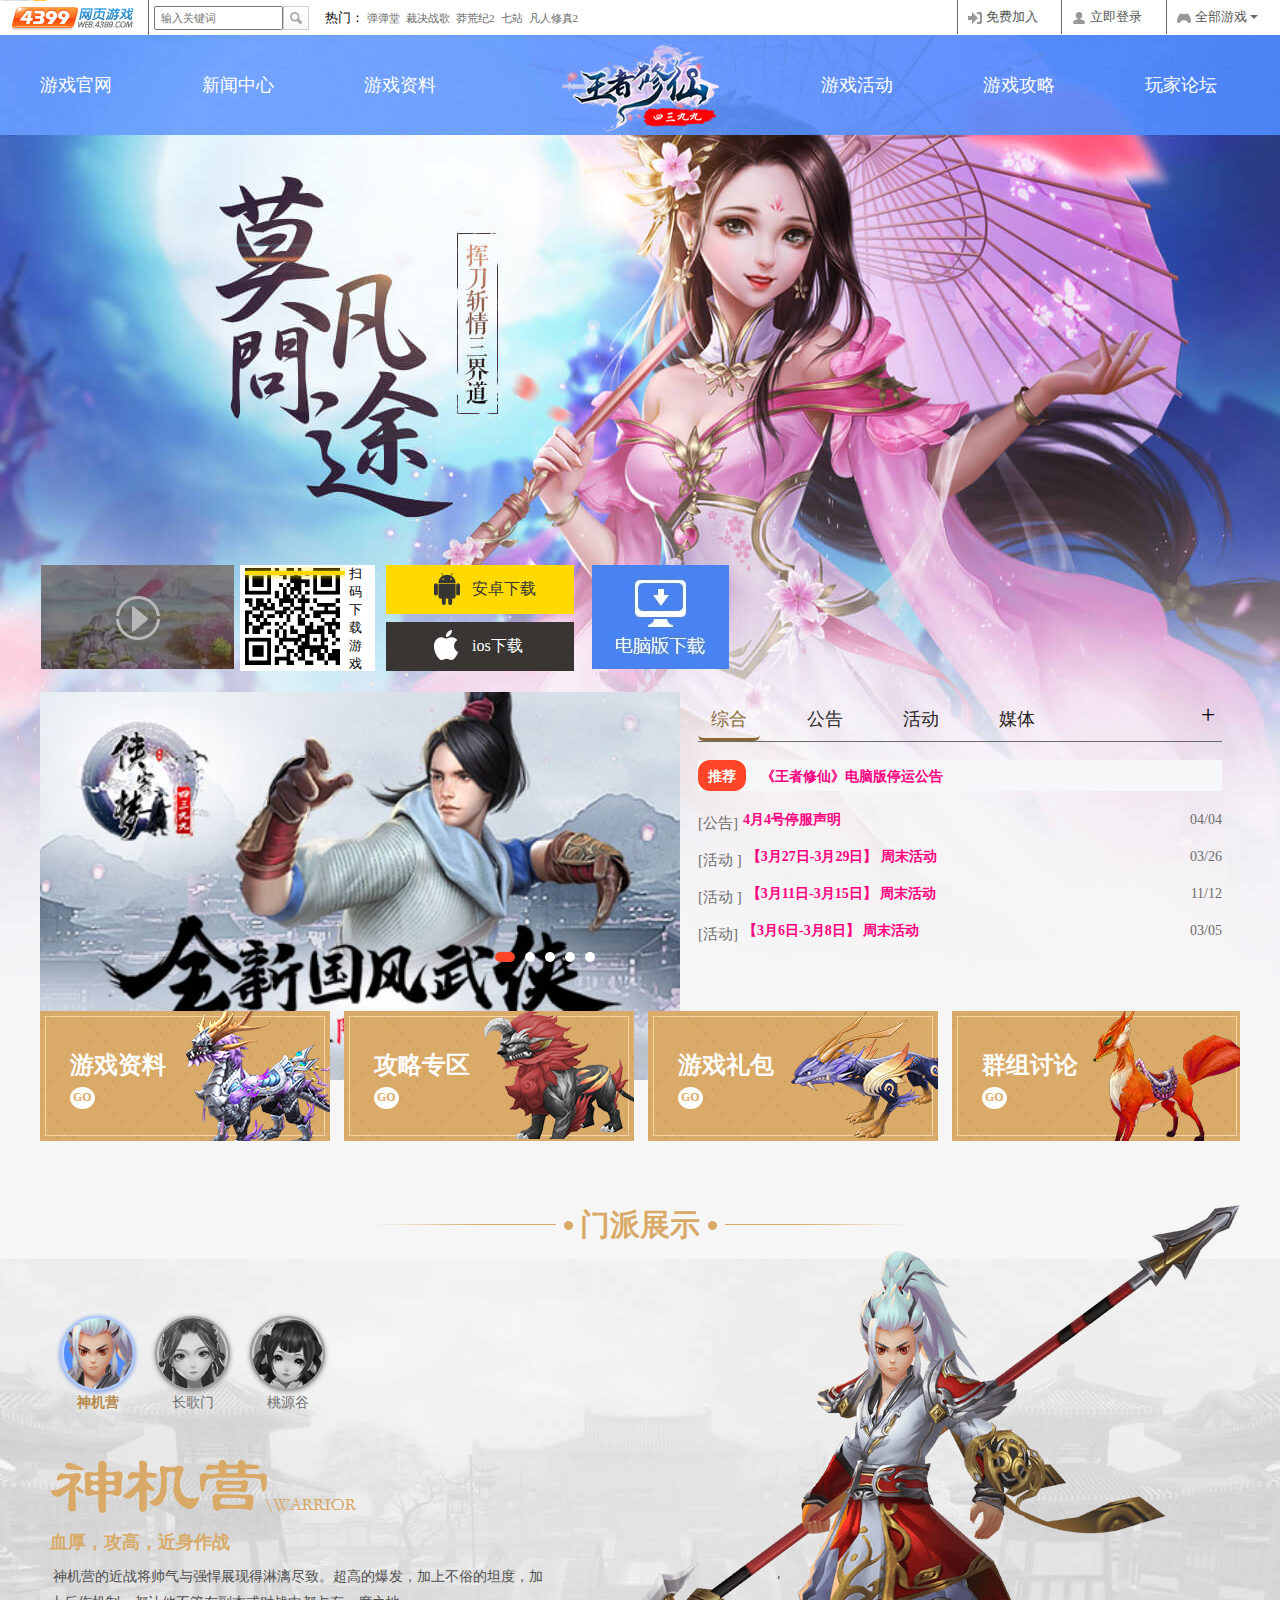
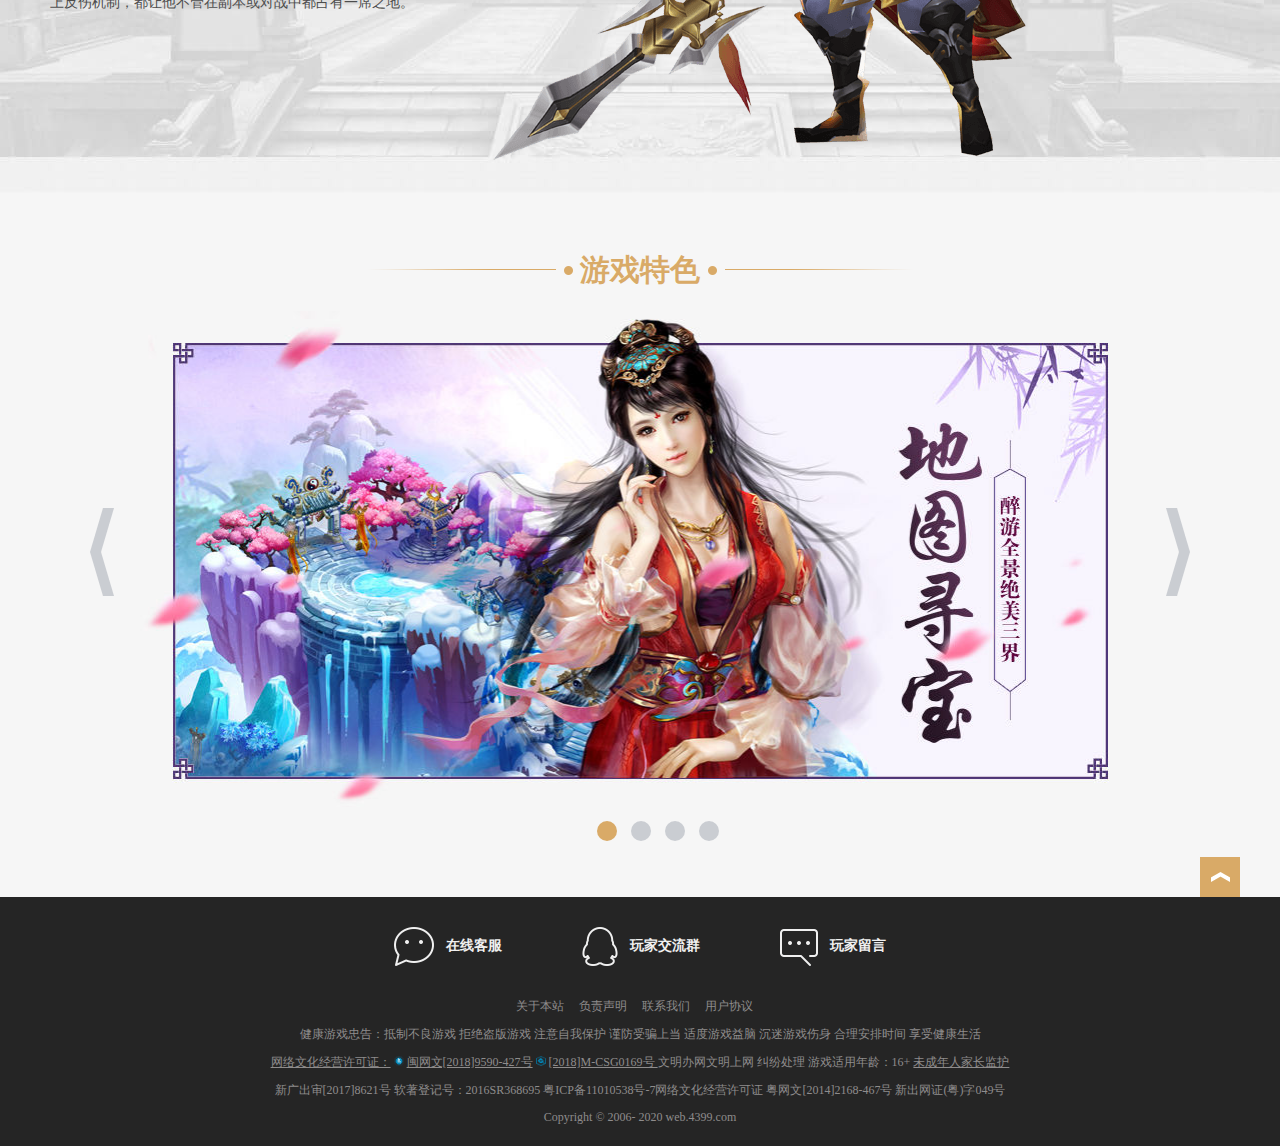
<file: wangzhexx/index.html>
<!DOCTYPE html>
<html>

	<head>
		<meta charset="utf-8" />
		<title>王者修仙官网</title>
		<!--首页样式-->
		<link rel="stylesheet" type="text/css" href="css/index.css" />

		<!--主要公用样式-->
		<link rel="stylesheet" type="text/css" href="css/first-base.css" />

		<!--首页数据导入-->
		<script src='js/all_data.js'>
		</script>
	</head>

	<body>
		<!--顶部标记-->
		<a href="#" id="index-top" style="position: absolute;font-size: 0px;">游戏官网</a>

		<!--首部游戏推荐-->
		<div class="g-top-bar">

			<!--4399游戏图标-->
			<a href="http://web.4399.com" target="_blank" class="icon-4399" title="4399网页游戏">4399网页游戏</a>

			<!--搜索区-->
			<div class="search-box left">
				<div class="form-box left">
					<input type="text" placeholder="输入关键词" />
					<button></button>
				</div>

				<!--热门区域-->
				<div class="hot-list left">
					<label for="">热门：</label>
					<ul>
						<li>
							<a href="#">弹弹堂</a>
						</li>
						<li>
							<a href="#">裁决战歌</a>
						</li>
						<li>
							<a href="#">莽荒纪2</a>
						</li>
						<li>
							<a href="#">七站</a>
						</li>
						<li>
							<a href="#">凡人修真2</a>
						</li>
					</ul>
				</div>
			</div>

			<!--头部菜单栏-->
			<ul class="t-menu">
				<li>
					<a href="#">
						<em class="free-add"></em>
						<span>免费加入</span>
					</a>
				</li>
				<li>
					<a href="#">
						<em class="load"></em>
						<span>立即登录</span>

					</a>
				</li>
				<li class="all-hover">
					<a href="#">
						<em class="all-game"></em>
						<span>全部游戏</span>
						<em class="arrow"></em>
						<div class="game-menu" id="game-menu-show">
							<span class="tj">推荐游戏</span>
							<span class="ting"><em></em>游戏大厅</span>
							<table class="tj-all">
								<tr>
									<td>弹弹堂</td>
									<td>决裁战歌</td>
									<td>莽荒纪2</td>
								</tr>
								<tr>
									<td>七站</td>
									<td>凡人修真2</td>
									<td>梦幻飞仙</td>
								</tr>
								<tr>
									<td>神魔遮天</td>
									<td>战神风云</td>
									<td>盛世遮天</td>
								</tr>
								<tr>
									<td>七杀</td>
								</tr>
							</table>
						</div>
					</a>
				</li>
			</ul>
		</div>
		<!--首部游戏推荐结束-->

		<section class="index-all">
			<!--主体样式-->
			<div class="g-content">

				<!--头部样式开始-->
				<div class="g-header">

					<!--主体菜单栏-->
					<ul>
						<li>
							<a href="index.html">
								<span class="item-txt">游戏官网</span>
								<em class="item-line"></em>
							</a>
						</li>
						<li>
							<a href="news.html">
								<span class="item-txt">新闻中心</span>
								<em class="item-line"></em>
							</a>
						</li>
						<li class="icon-pl">
							<a href="info.html">
								<span class="item-txt">游戏资料</span>
								<em class="item-line"></em>
							</a>
						</li>
						<li>
							<a href="activity.html">
								<span class="item-txt">游戏活动</span>
								<em class="item-line"></em>
							</a>
						</li>
						<li>
							<a href="method.html">
								<span class="item-txt">游戏攻略</span>
								<em class="item-line"></em>
							</a>
						</li>
						<li>
							<a href="forum.html">
								<span class="item-txt">玩家论坛</span>
								<em class="item-line"></em>
							</a>
						</li>
					</ul>
					
					<!--王者修仙logo区-->
					<a href="index.html" class="logo">
						<span class="item-txt">王者修仙</span>
						<em class="item-line"></em>
					</a>
				</div>
				<!--头部样式结束-->

				<!--下载区域-->
				<div class="g-download-index">
					<div class="download-vide left">
						<span class="u-video"></span>
					</div>
					
					<!--扫码下载-->
					<div class="download-ma left">
						<img src="img/index/erweima.png" alt="" />
						<span class="m-line"></span>
						<span class="u-txt">扫码下载游戏</span>
					</div>
					
					<!--安卓与ios区下载-->
					<div class="download-m-btns left">
						<div class="btn-android">
							<a href="#">
								<em class="btn-icon"></em>
								<span class="btn-txt">安卓下载</span>
							</a>
						</div>
						<div class="btn-ios">
							<a href="#">
								<em class="btn-icon"></em>
								<span class="btn-txt">ios下载</span>
							</a>
						</div>
					</div>
					<div class="btn-computer left"></div>
				</div>
				<!--下载区域结束-->

				<!--轮播与公告区域-->
				<div class="g-section-info">

					<!--左侧小轮播区域-->
					<div class="info-lunbo" id="container">

						<!--上一个按钮-->
						<div id="pre">
							<</div>
								
								<!--下一个按钮--> 
								<div id="next">></div>
								
								<!--轮播图片区域-->
								<div id="list" style="left:0px;top:0px">
									<a href="#"><img src="img/index/lun1-1.jpg" alt="1"></a>
									<a href="#"><img src="img/index/lun1-2.jpg" alt="2"></a>
									<a href="#"><img src="img/index/lun1-3.jpg" alt="3"></a>
									<a href="#"><img src="img/index/lun1-4.jpg" alt="4"></a>
									<a href="#"><img src="img/index/lun1-5.jpg" alt="5"></a>
								</div>
								
								<!--圆点点区域-->
								<div id="dot">
									<span data-index="0" class="on"></span>
									<span data-index="1"></span>
									<span data-index="2"></span>
									<span data-index="3"></span>
									<span data-index="4"></span>
								</div>
						</div>

            <!--右侧公告区显示-->
						<div class="info-show show-ab">
							
							<!--公告选项卡-->
							<ul class="info-menu" id='info-menu'>
								<li>
									<a *href="#" class="active">综合</a>
								</li>
								<li>
									<a *href="#">公告</a>
								</li>
								<li>
									<a *href="#">活动</a>
								</li>
								<li>
									<a *href="#">媒体 </a>
								</li>
							</ul>
							<a class="info-add">+</a>
							
							<!--公告详情显示-->
							<ul class="info-detail" id="info-detail">
								<!--<li class="info-first">
								<em></em>
								<a href="#">
									<span class="info-title">推荐</span>
									<span class="info-txt ellipsis">《王者修仙》电脑版停运公告</span>
								</a>
							</li>
							<li class="info-other">
								<em></em>
								<a href="#">
									<span class="info-title">[公告]</span>
									<span class="info-txt">4月4号停服声明</span>
									<span class="date">04/04</span>
								</a>
							</li>
							<li class="info-other">
								<em></em>
								<a href="#">
									<span class="info-title">[公告]</span>
									<span class="info-txt">《王者修仙》 12月16日9:00-11:00更新公告</span>
									<span class="date">03/26</span>
								</a>
							</li>
							<li class="info-other">
								<em></em>
								<a href="#">
									<span class="info-title">[公告]</span>
									<span class="info-txt">《王者修仙》 11月2日9:00-11:00更新公告</span>
									<span class="date">11/12</span>
								</a>
							</li>
							<li class="info-other">
								<em></em>
								<a href="#">
									<span class="info-title">[公告]</span>
									<span class="info-txt">《王者修仙》 11月15日9:00-11:00更新公告</span>
									<span class="date">03/05</span>
								</a>
							</li>-->
							</ul>
						</div>
					</div>
					<script>
           //用于显示选项卡列表
						function menu_m(index) {
							let html = '';
							for(let i = 0; i < info[0].length; i++) {
								if(i == 0) {
									html += '<li class="info-first">';
									html += '<em></em>'
									html += '<a href="#">'
									html += '<span class="info-title">' + info[index][i].title + '</span>'
									html += '<span class="info-txt ellipsis">' + info[index][i].txt + '</span>'

								} else if(index == 3) {
									html += '<li class="info-other">';
									html += '<em></em>'
									html += '<a href="#">'
									html += '<span class="info-title">' + info[index][i].title + '</span>'
									html += '<span class="info-txt txt-color ellipsis ">' + info[index][i].txt + '</span>'
									html += '<span class="date">' + info[index][i].data + '</span>'
								} else {
									html += '<li class="info-other">';
									html += '<em></em>'
									html += '<a href="#">'
									html += '<span class="info-title">' + info[index][i].title + '</span>'
									html += '<span class="info-txt ellipsis">' + info[index][i].txt + '</span>'
									html += '<span class="date">' + info[index][i].data + '</span>'
								}
								html += '</a>'
								html += '</li>'
								document.getElementById('info-detail').innerHTML = html;
							}
						}
						
            //初始化
						menu_m(0);
						let menu = document.getElementById('info-menu');
						let index = 0;
						
             //添加移入事件
						for(let j = 0; j < info.length; j++) {
							menu.getElementsByTagName('li')[j].onmousemove = () => {
								menu_m(j);
								chang(index, j);
								index = j;
							}
						}

            //正在执行的图片所对应的圆点样式
						function chang(index, j) {
							menu.getElementsByTagName('a')[index].className = '';
							menu.getElementsByTagName('a')[j].className = 'active';
						}
					</script>
					<!--轮播与公告区域结束-->

					<!--游戏区域类别划分-->
					<ul class="g-link">
						<li>
							<a href="#">
								<span class="text-sort">游戏资料</span>
								<img src="img/index/yxzl.png" alt="游戏资料" />
							</a>
						</li>
						<li>
							<a href="#">
								<span class="text-sort">攻略专区</span>
								<img src="img/index/glzq.png" alt="攻略专区" />
							</a>
						</li>
						<li>
							<a href="#">
								<span class="text-sort">游戏礼包</span>
								<img src="img/index/yxlb.png" alt="游戏礼包" />
							</a>
						</li>
						<li>
							<a href="#">
								<span class="text-sort">群组讨论</span>
								<img src="img/index/qztl.png" alt="群组讨论" />
							</a>
						</li>
					</ul>
					<!--游戏区域类别划分结束-->

					<!--门派展示区-->
					<div class="g-section-show">
						<div class="u-name">
							<h2>
							<em class="u-icon-left"></em>
							<span class="v-show">门派展示</span>
							<em class="u-icon-right"></em>
						</h2>
						</div>
						<ul class="u-photo" id="u-photo">
							<li class="photo-li">
								<img class="img-active u-img" src="img/index/shengjiy-b.png" alt="神机营" />
								<span class="u-race-active u-race">神机营</span>
							</li>
							<li>
								<img class="u-img" src="img/index/changgemen-b.png" alt="长歌门" />
								<span class="u-race">长歌门</span>
							</li>
							<li>
								<img class="u-img" src="img/index/taoyuangu-b.png" alt="桃源谷" />
								<span class="u-race">桃源谷</span>
							</li>
						</ul>
						<ul class="introduce" id="introduce">
							<li style="display: block;">
								<img class="intro-img" src="img/index/shengjiy-m.png" alt="神机营" />
								<div class="u-role">
									<img class="u-role_race" src="img/index/shengjiy-txt.png" alt="" />
									<span class="u-role-feature">血厚，攻高，近身作战</span>
									<span class="u-role-desc"> 神机营的近战将帅气与强悍展现得淋漓尽致。超高的爆发，加上不俗的坦度，加上反伤机制，都让他不管在副本或对战中都占有一席之地。 </span>
								</div>
							</li>
							<li style="display: none;">
								<img class="intro-img" src="img/index/changgemen-m.png" alt="长歌门" />
								<div class="u-role">
									<img class="u-role_race" src="img/index/changgemen-txt.png" alt="" />
									<span class="u-role-feature">控制，群伤，范围爆发</span>
									<span class="u-role-desc"> 长歌门具有相较于战士职业更加强悍的aoe能力与控制能力，当然了坦度略低，pvp的时候要时刻谨记，留好核心控制技能，不要贸然被突脸一套带走。 </span>
								</div>
							</li>
							<li style="display: none;">
								<img class="intro-img" src="img/index/taoyuangu-m.png" alt="桃源谷" />
								<div class="u-role">
									<img class="u-role_race" src="img/index/taoyuangu-txt.png" alt="" />
									<span class="u-role-feature">群攻，治疗，持续作战</span>
									<span class="u-role-desc"> 作为牧师系的职业，除了伤害能力与控制之外，就是回复力了，三转之后的萝莉具有150%的攻击力加成的群奶量以及400%的单奶附带不俗的hot能力。 </span>
								</div>
							</li>
						</ul>

					</div>
					<!--门派展示区结束-->

					<!--游戏特色区-->
					<div class="g-section-features">
						<!--游戏特色标题区-->
						<div class="u-name">
							<h2>
							<em class="u-icon-left"></em>
							<span class="v-show">游戏特色</span>
							<em class="u-icon-right"></em>
						</h2>
						</div>
						
						<!--游戏特色轮播-->
						<div class="feature-show">
							<div class="feature-lunbo" id="container1">
								<div id="list1" style="left:0px;top:0px">
									<a href="#"><img src="img/index/dtxb.jpg" alt="地图寻宝"></a>
									<a href="#"><img src="img/index/kamc.jpg" alt="跨服征战"></a>
									<a href="#"><img src="img/index/yhjl.jpg" alt="异火精炼" ></a>
									<a href="#"><img src="img/index/kamc.jpg" alt="可爱萌宠"></a>
									<a href="#"><img src="img/index/dtxb.jpg" alt="地图寻宝"></a>
								</div>
								<div id="dot1">
									<span data-index="0" class="on"></span>
									<span data-index="1"></span>
									<span data-index="2"></span>
									<span data-index="3"></span>

								</div>
							</div>
							<span class="arrow-left" id="pre1"></span>
							<span class="arrow-right" id="next1"></span>
						</div>
					</div>
					<!--游戏特色区结束-->

					<!--返回首部按钮-->
					<div class="top-btn">
						<a class="re-top" href="#index-top"></a>
					</div>
				</div>
				<!--主体样式结束-->

				<!--后台联系区域-->
				<div class="g-btns">
					<ul class="g-btns-ul">
						<li>
							<a href="#">
								<span class="contact-pic"></span>
								<span class="contact-txt">在线客服</span>
							</a>
						</li>
						<li>
							<a href="#">
								<span class="user-pic"></span>
								<span class="contact-txt">玩家交流群</span>
							</a>
						</li>
						<li>
							<a href="#">
								<span class="msg-pic"></span>
								<span class="contact-txt">玩家留言</span>
							</a>
						</li>
					</ul>
				</div>
				<!--后台联系区域-->

				<!--底部区域-->
				<div class="g-footer">
					<div class="g-footer-m">
						<div class="u-link">
							<a href="#" class="u-link-item">关于本站</a>
							<a href="#" class="u-link-item">负责声明</a>
							<a href="#" class="u-link-item">联系我们</a>
							<a href="#" class="u-link-item">用户协议</a>
						</div>
						<p class="u-advice">
							健康游戏忠告：抵制不良游戏 拒绝盗版游戏 注意自我保护 谨防受骗上当 适度游戏益脑 沉迷游戏伤身 合理安排时间 享受健康生活
						</p>
						<p class="u-crdl">
							<a href="#">网络文化经营许可证：</a>
							<img src="img/normal/net_wh.png" alt="" />
							<a href="#">闽网文[2018]9590-427号</a> <img src="img/normal/game_ba.png" alt="" />
							<a href="#">[2018]M-CSG0169号 </a>
							文明办网文明上网 纠纷处理 游戏适用年龄：16+
							<a href="#">未成年人家长监护</a>
						</p>
						<p class="u-crdl">
							新广出审[2017]8621号 软著登记号：2016SR368695 粤ICP备11010538号-7网络文化经营许可证 粤网文[2014]2168-467号 新出网证(粤)字049号
						</p>
						<p class="u-copyright">Copyright © 2006- 2020 web.4399.com</p>
					</div>

				</div>
				<!--底部区域结束-->
		</section>
		<script type="text/javascript">
			window.onload = () => {
				let next_btn = document.getElementById("next");
				let pre_btn = document.getElementById("pre");

				let list = document.getElementById("list");
				let container = document.getElementById("container");
				let dots = document.getElementById("dot").getElementsByTagName("span");
				let left = 0;

				let auto = null;
				let index = 0; // 当前显示图片的下标
				let status = false; // 当前轮播图动画是否在执行

				// 绑定下一个图片的按钮事件
				next_btn.onclick = () => {

					if(status) {
						return false;
					}

					// status = true;
					left = parseInt(list.style.left); // 现在起点的位置

					let new_left = left - 640; // 终点的位置

					if(new_left < -2560) {
						new_left = 0;
						list.style.left = new_left + "px";
					}

					// list.style.left = new_left+"px";

					index = ++index > 4 ? 0 : index;
					console.log(index);
					// let offset = -1000;

					animate(new_left);
				}

				// 绑定上一个图片的按钮事件
				pre_btn.onclick = () => {

					// 检查当前轮播图是否在执行动画中
					if(status) {
						return false;
					}
					// status = true;

					left = parseInt(list.style.left); // 现在起点的位置
					let new_left = left + 640; // 终点的位置
					if(new_left > 0) {
						new_left = -2560;
						list.style.left = new_left + "px";
					}

					console.log(left);
					// list.style.left = new_left+"px";

					index = --index < 0 ? 4 : index;
					console.log(index);
					animate(new_left);
				}

				// 绑定鼠标移动进轮播图时，自动轮播停止
				container.onmouseover = () => {
					clearInterval(auto);
				}

				// 绑定鼠标移动出轮播图时，自动轮播重新开启
				container.onmouseout = () => {
					autoPlay();
				}

				// 绑定点击焦点图标的事件
				for(let i = 0; i < dots.length; i++) {
					dots[i].onclick = () => {
						// alert(dots[i].getAttribute("data-index"))
						if(index == i || status) {
							return false;
						}

						// status = true;      // 把动画执行状态设为true
						let new_index = i;
						new_left = i * -640;

						index = new_index;
						list.style.left = new_left + "px";
						animate(new_left);
					}
				}

				// 左右轮播动画的方法
				function animate(new_left) {

					status = true; // 把动画执行状态设为true
					let left = parseInt(list.style.left);
					// let new_left = left+offset;             // 计算出终点位置
					let offset = new_left - left; // 总移动距离
					let interval = 10; // 速度的单位时间
					let speed = offset / (640 / interval); // 在总移动距离下每个单位时间内移动的距离，也就是速度

					function go() {
						left = parseInt(list.style.left); // 当前位置
						let next_left = left + speed; // 当前加上速度就是下一个单位时间所在位置
						list.style.left = next_left + "px";

						if(speed < 0 && next_left >= new_left || speed > 0 && next_left <= new_left) {
							setTimeout(() => {
								go();
							}, interval)
						} else {
							list.style.left = new_left + "px"; // 由于移动可能会有一部偏差，所以最后时把list的位置强制放到终点上
							changeDot();
							status = false; // 动画结束，并且把动画状态设置为false
						}
					}

					go();
				}

				// 自动轮播图片的方法
				function autoPlay() {
					auto = setInterval(() => {
						next_btn.onclick(); // 每三秒触发下一个的按钮的事件
					}, 3000);
				}

				// 检查并显示对应片图焦点图标签的方法
				function changeDot() {
					for(let i = 0; i < dots.length; i++) {
						dots[i].className = "";
					}
					dots[index].className = "on";
				}

				autoPlay();

			}
		</script>
		<script>
			let photo = document.getElementById('u-photo');
			let li = photo.getElementsByTagName('li');
			let introduce = document.getElementById('introduce');
			let introduce_li = introduce.getElementsByTagName('li')
			for(let i = 0; i < li.length; i++) {
				li[i].onclick = () => {
					clearActive();
					li[i].getElementsByTagName('img')[0].className = 'img-active u-img';
					li[i].getElementsByTagName('span')[0].className = 'u-race-active u-race';
					introduce_li[i].style.display = 'block';
				}
			}

			function clearActive() {
				for(let i = 0; i < li.length; i++) {
					li[i].getElementsByTagName('img')[0].className = 'u-img';
					li[i].getElementsByTagName('span')[0].className = 'u-race';
					introduce_li[i].style.display = 'none';
				}
			}
		</script>
		<script type="text/javascript">
			let next_btn1 = document.getElementById("next1");
			let pre_btn1 = document.getElementById("pre1");

			let list1 = document.getElementById("list1");
			let container1 = document.getElementById("container1");
			let dots1 = document.getElementById("dot1").getElementsByTagName("span");
			let left1 = 0;

			let auto1 = null;
			let index1 = 0; // 当前显示图片的下标
			let status1 = false; // 当前轮播图动画是否在执行

			// 绑定下一个图片的按钮事件
			next_btn1.onclick = () => {

				if(status1) {
					return false;
				}

				// status = true;
				left1 = parseInt(list1.style.left); // 现在起点的位置

				let new_left1 = left1 - 1000; // 终点的位置

				if(new_left1 < -3000) {
					new_left1 = 0;
					list1.style.left = new_left1 + "px";
				}

				// list.style.left = new_left+"px";

				index1 = ++index1 > 3 ? 0 : index1;
				console.log(index1);
				// let offset = -1000;

				animate(new_left1);
			}

			// 绑定上一个图片的按钮事件
			pre_btn1.onclick = () => {

				// 检查当前轮播图是否在执行动画中
				if(status1) {
					return false;
				}
				// status = true;

				left1 = parseInt(list1.style.left); // 现在起点的位置
				let new_left1 = left1 + 1000; // 终点的位置
				if(new_left1 > 0) {
					new_left1 = -3000;
					list1.style.left = new_left1 + "px";
				}

				console.log(left1);
				// list.style.left = new_left+"px";

				index1 = --index1 < 0 ? 3 : index1;
				console.log(index1);
				animate(new_left1);
			}

			// 绑定鼠标移动进轮播图时，自动轮播停止
			container1.onmouseover = () => {
				clearInterval(auto);
			}

			// 绑定鼠标移动出轮播图时，自动轮播重新开启
			container1.onmouseout = () => {
				autoPlay();
			}

			// 绑定点击焦点图标的事件
			for(let i = 0; i < dots1.length; i++) {
				dots1[i].onclick = () => {
					// alert(dots[i].getAttribute("data-index"))
					if(index1 == i || status1) {
						return false;
					}

					// status = true;      // 把动画执行状态设为true
					let new_index1 = i;
					new_left1 = i * -1000;

					index1 = new_index1;
					list1.style.left = new_left1 + "px";
					animate(new_left1);
				}
			}

			// 左右轮播动画的方法
			function animate(new_left1) {

				status1 = true; // 把动画执行状态设为true
				let left1 = parseInt(list1.style.left);
				// let new_left = left+offset;             // 计算出终点位置
				let offset1 = new_left1 - left1; // 总移动距离
				let interval1 = 10; // 速度的单位时间
				let speed1 = offset1 / (1000 / interval1); // 在总移动距离下每个单位时间内移动的距离，也就是速度

				function go() {
					left1 = parseInt(list1.style.left); // 当前位置
					let next_left1 = left1 + speed1; // 当前加上速度就是下一个单位时间所在位置
					list1.style.left = next_left1 + "px";

					if(speed1 < 0 && next_left1 >= new_left1 || speed1 > 0 && next_left1 <= new_left1) {
						setTimeout(() => {
							go();
						}, interval1)
					} else {
						list1.style.left = new_left1 + "px"; // 由于移动可能会有一部偏差，所以最后时把list的位置强制放到终点上
						changeDot();
						status1 = false; // 动画结束，并且把动画状态设置为false
					}
				}

				go();
			}

			// 自动轮播图片的方法
			function autoPlay() {
				auto = setInterval(() => {
					next_btn1.onclick(); // 每三秒触发下一个的按钮的事件
				}, 3000);
			}

			// 检查并显示对应片图焦点图标签的方法
			function changeDot() {
				for(let i = 0; i < dots1.length; i++) {
					dots1[i].className = "";
				}
				dots1[index1].className = "on";
			}

			autoPlay();
		</script>
	</body>

</html>
</file>
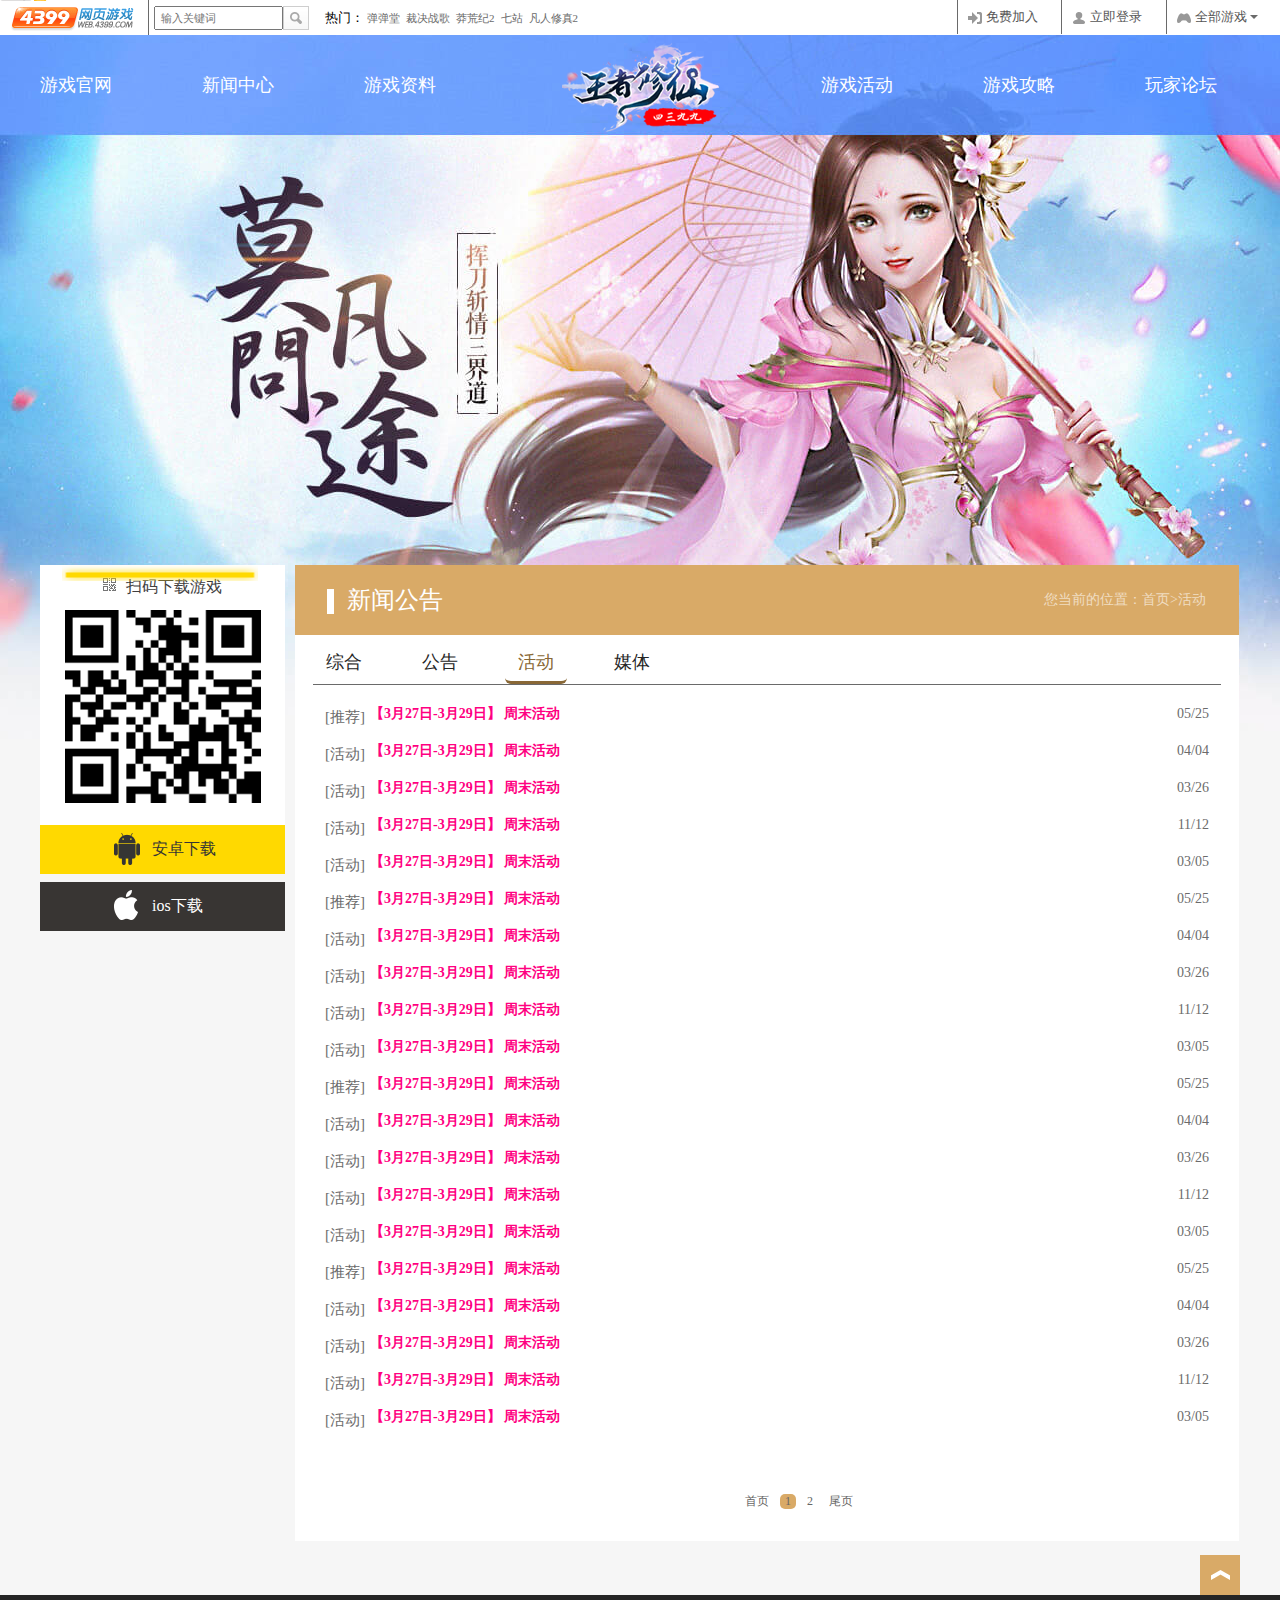
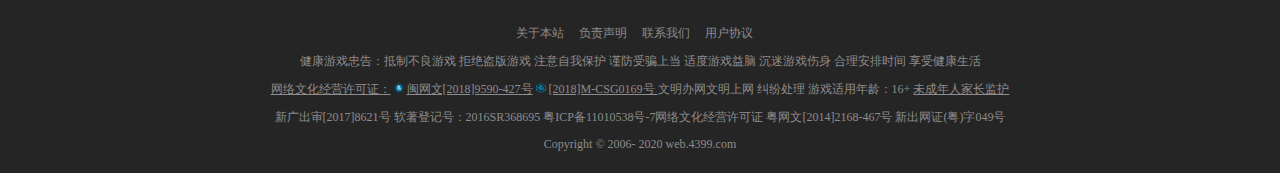
<file: wangzhexx/activity.html>
<!DOCTYPE html>
<html>

	<head>
		<meta charset="UTF-8">
		<title>王者修仙--活动</title>
		<!--新闻页样式-->
		<link rel="stylesheet" href="css/news.css" />
		
		<!--主要 公用样式-->
		<link rel="stylesheet" href="css/first-base.css" />
		
		<!--次要公共样式-->
		<link rel="stylesheet" type="text/css" href="css/second-base.css"/>
		
		<!--新闻页数据导入-->
		<script src="js/news-date.js"></script>
		
		<script src="js/activity.js"></script>
	</head>

	<body>
		<!--顶部标记-->
		<a href="#" id="index-top" style="position: absolute;font-size: 0px;">游戏官网</a>
		<!--首部游戏推荐-->
		<div class="g-top-bar">
			
			<!--4399游戏图标-->
			<a href="http://web.4399.com" target="_blank" class="icon-4399" title="4399网页游戏">4399网页游戏</a>
			
			<!--搜索区-->
			<div class="search-box left">
				<div class="form-box left">
					<input type="text" placeholder="输入关键词" />
					<button></button>
				</div>
				
				<!--热门区域-->
				<div class="hot-list left">
					<label for="">热门：</label>
					<ul>
						<li>
							<a href="#">弹弹堂</a>
						</li>
						<li>
							<a href="#">裁决战歌</a>
						</li>
						<li>
							<a href="#">莽荒纪2</a>
						</li>
						<li>
							<a href="#">七站</a>
						</li>
						<li>
							<a href="#">凡人修真2</a>
						</li>
					</ul>
				</div>
			</div>
			
			<!--头部菜单栏-->
			<ul class="t-menu">
				<li>
					<a href="#">
						<em class="free-add"></em>
						<span>免费加入</span>
					</a>
				</li>
				<li>
					<a href="#">
						<em class="load"></em>
						<span>立即登录</span>
					</a>
				</li>
				<li class="all-hover">
					<a href="#">
						<em class="all-game"></em>
						<span>全部游戏</span>
						<em class="arrow"></em>
						<div class="game-menu" id="game-menu-show">
		         	<span class="tj">推荐游戏</span>
		         	<span class="ting"><em></em>游戏大厅</span>
	         	  <table class="tj-all">
		         	 	<tr >
		         	 		<td>弹弹堂</td>
		         	 		<td>决裁战歌</td>
		         	 		<td>莽荒纪2</td>
		         	 	</tr>
		         	 	<tr>
		         	 		<td>七站</td>
		         	 		<td>凡人修真2</td>
		         	 		<td>梦幻飞仙</td>
		         	 	</tr>
		         	 	<tr>
		         	 		<td>神魔遮天</td>
		         	 		<td>战神风云</td>
		         	 		<td>盛世遮天</td>
		         	 	</tr>
		         	 	<tr>
		         	 		<td>七杀</td>
		         	 	</tr>
	         	 </table>
		        </div>
					</a>					
				</li>
			</ul>

		</div>
		<!--首部游戏推荐结束-->

		<section class="news-all">
			<!--主体样式-->
			<div class="g-content">
				<!--头部样式开始-->
				<div class="g-header">
					
					<!--主体菜单栏-->
					<ul>
						<li>
							<a href="index.html">
								<span class="item-txt">游戏官网</span>
								<em class="item-line"></em>
							</a>
						</li>
						<li>
							<a href="news.html">
								<span class="item-txt">新闻中心</span>
								<em class="item-line"></em>
							</a>
						</li>
						<li class="icon-pl">
							<a href="info.html">
								<span class="item-txt">游戏资料</span>
								<em class="item-line"></em>
							</a>
						</li>
						<li>
							<a href="activity.html">
								<span class="item-txt">游戏活动</span>
								<em class="item-line"></em>
						  </a>
						</li>
						<li>
							<a href="method.html">
								<span class="item-txt">游戏攻略</span>
								<em class="item-line"></em>
							</a>
						</li>
						<li>
							<a href="forum.html">
								<span class="item-txt">玩家论坛</span>
								<em class="item-line"></em>
							</a>
						</li>
					</ul>
					
					<!--王者修仙logo-->
					<a href="index.html" class="logo">
						<span class="item-txt">王者修仙</span>
						<em class="item-line"></em>
					</a>
				</div>
				<!--头部样式结束-->
				<div class="bulletion">
					<!--下载扫码区域-->
					<div class="g-download-left">
						<!--扫码下载-->
						<div class="download-m">
							<em class="ma-b"></em>
							<span class="u-txt">扫码下载游戏</span>
							<img src="img/normal/erwm-m.png" alt="" />
							<span class="m-line"></span>
						</div>
						
						<!--安卓与ios区下载-->
						<div class="download-m-btns">
							<div class="btn-android">
								<a href="#">
									<em class="btn-icon"></em>
									<span class="btn-txt">安卓下载</span>
								</a>
							</div>
							<div class="btn-ios">
								<a href="#">
									<em class="btn-icon"></em>
									<span class="btn-txt">ios下载</span>
								</a>
							</div>
						</div>
					</div>
					<!--下载扫码区域结束-->

					<!--详细信息展示-->
					<div class="g-info-right">
						<div class="info-right-title">
							<h2>新闻公告</h2>
							<span class="titie-txt">您当前的位置：<a href="index.html">首页</a>><a href="activity.html">活动</a></span>
						</div>

						<div class="info-show">
							
							<!--公告菜单区-->
							<ul class="info-menu" id='info-menu'>
								<li>
									<a *href="#" >综合</a>
								</li>
								<li>
									<a *href="#">公告</a>
								</li>
								<li>
									<a *href="#" class="active">活动</a>
								</li>
								<li>
									<a *href="#">媒体 </a>
								</li>
							</ul>
							
							<!--资料详情列表加载-->
							<ul class="info-detail" id="info-detail">
								<!--<li class="info-first">
								<em></em>
								<a href="#">
									<span class="info-title">推荐</span>
									<span class="info-txt ellipsis">《王者修仙》电脑版停运公告</span>
								</a>
							</li>
							<li class="info-other">
								<em></em>
								<a href="#">
									<span class="info-title">[公告]</span>
									<span class="info-txt">4月4号停服声明</span>
									<span class="date">04/04</span>
								</a>
							</li>
							<li class="info-other">
								<em></em>
								<a href="#">
									<span class="info-title">[公告]</span>
									<span class="info-txt">《王者修仙》 12月16日9:00-11:00更新公告</span>
									<span class="date">03/26</span>
								</a>
							</li>
							<li class="info-other">
								<em></em>
								<a href="#">
									<span class="info-title">[公告]</span>
									<span class="info-txt">《王者修仙》 11月2日9:00-11:00更新公告</span>
									<span class="date">11/12</span>
								</a>
							</li>
							<li class="info-other">
								<em></em>
								<a href="#">
									<span class="info-title">[公告]</span>
									<span class="info-txt">《王者修仙》 11月15日9:00-11:00更新公告</span>
									<span class="date">03/05</span>
								</a>
							</li>-->
							</ul>

						</div>
						
						<!--动态页数加载-->
						<div class="num" id="num">
							<!--<span >首页</span>
						<span class="num-active">1</span>
						<span>2</span>
						<span>尾页</span>-->
						</div>
					</div>
					<!--详细信息展示结束-->
				</div>
				<!--返回首部按钮-->
				<div class="top-btn">
					<a class="re-top" href="#index-top"></a>
				</div>
				<!--主体样式结束-->
			</div>
			<!--底部区域-->
			<div class="g-footer">
				<div class="g-footer-m">
					<div class="u-link">
						<a href="#" class="u-link-item">关于本站</a>
						<a href="#" class="u-link-item">负责声明</a>
						<a href="#" class="u-link-item">联系我们</a>
						<a href="#" class="u-link-item">用户协议</a>
					</div>
					<p class="u-advice">
						健康游戏忠告：抵制不良游戏 拒绝盗版游戏 注意自我保护 谨防受骗上当 适度游戏益脑 沉迷游戏伤身 合理安排时间 享受健康生活
					</p>
					<p class="u-crdl">
						<a href="#">网络文化经营许可证：</a>
						<img src="img/normal/net_wh.png" alt="" />
						<a href="#">闽网文[2018]9590-427号</a> <img src="img/normal/game_ba.png" alt="" />
						<a href="#">[2018]M-CSG0169号 </a>
						文明办网文明上网 纠纷处理 游戏适用年龄：16+
						<a href="#">未成年人家长监护</a>
					</p>
					<p class="u-crdl">
						新广出审[2017]8621号 软著登记号：2016SR368695 粤ICP备11010538号-7网络文化经营许可证 粤网文[2014]2168-467号 新出网证(粤)字049号
					</p>
					<p class="u-copyright">Copyright © 2006- 2020 web.4399.com</p>
				</div>

			</div>
			<!--底部区域结束-->
		</section>
	</body>

</html>
</file>
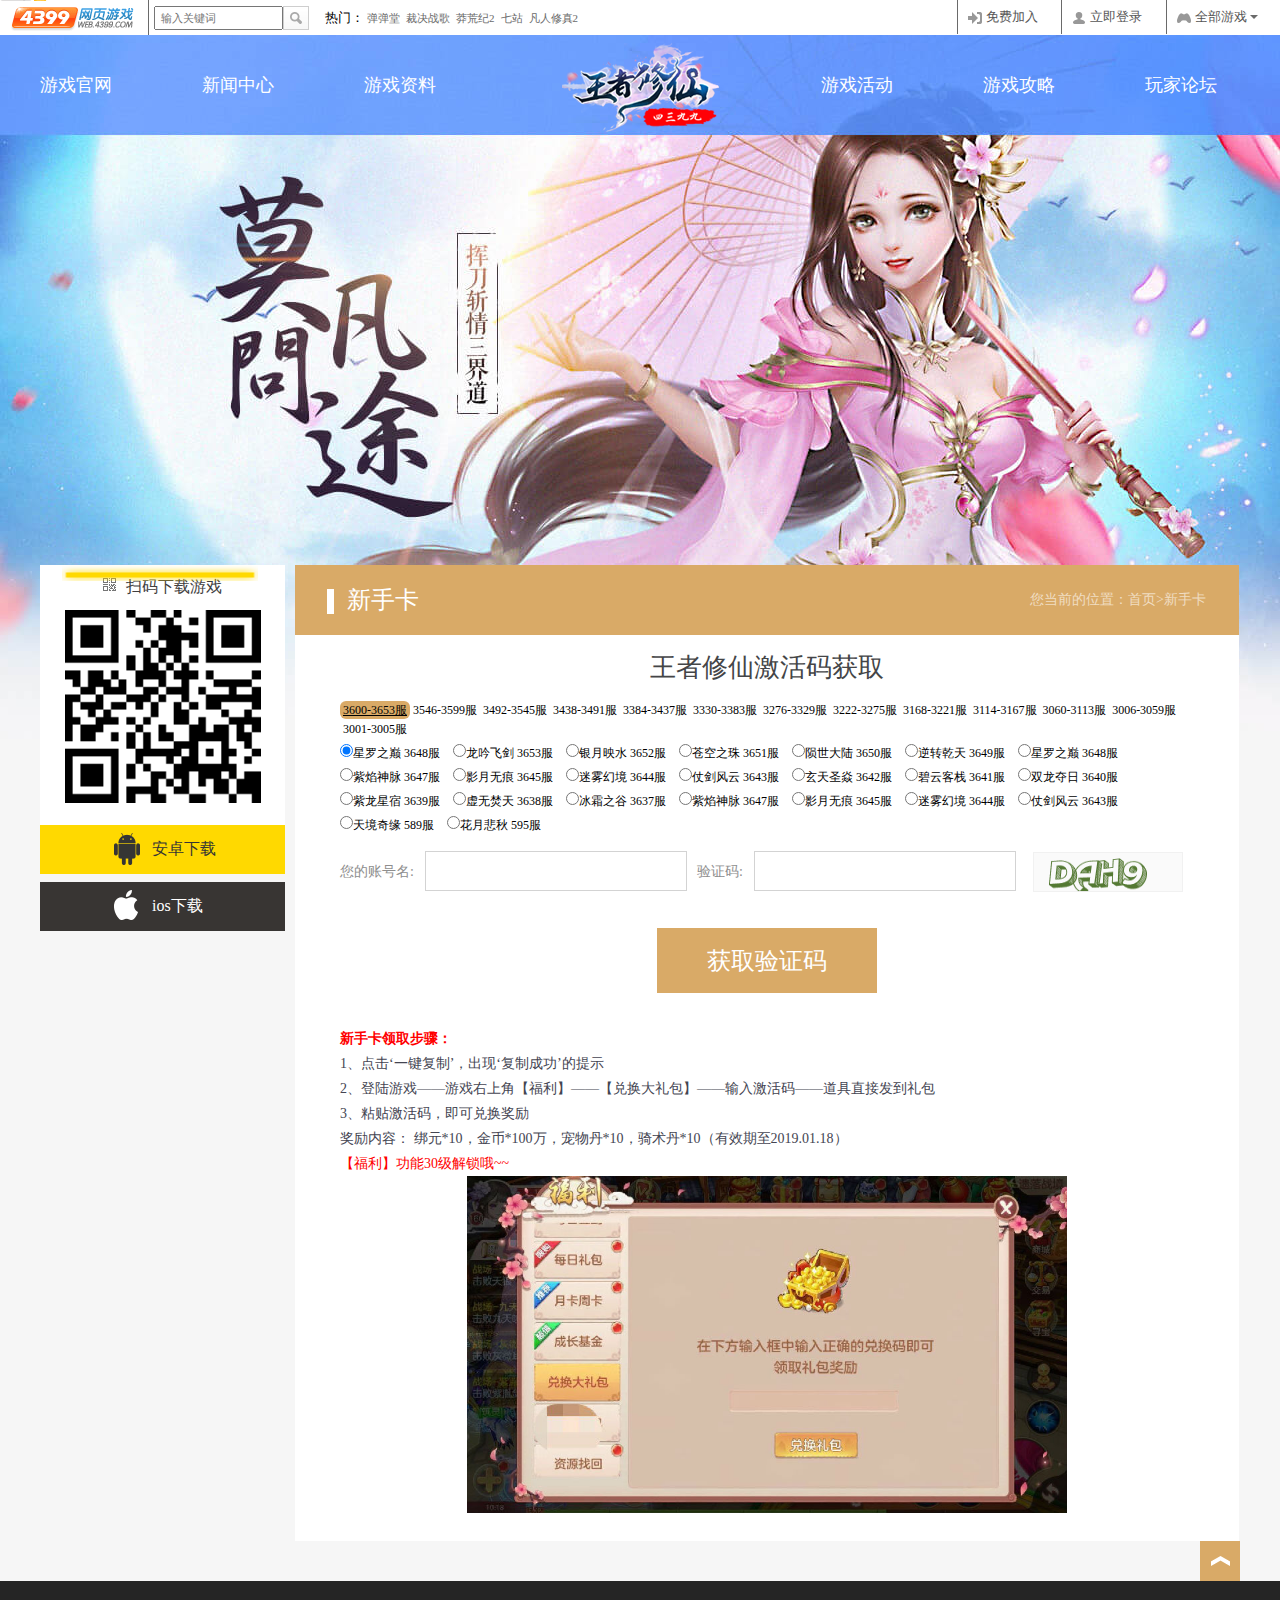
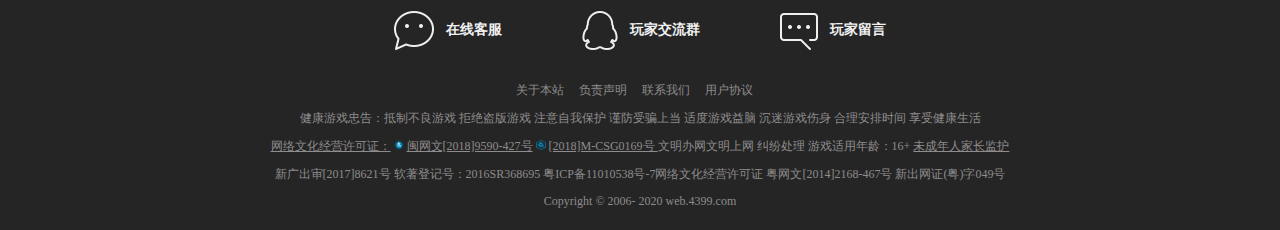
<file: wangzhexx/entry.html>
<!DOCTYPE html>
<html>
	<head>
		<meta charset="utf-8" />
		<title>王者修仙--初始页</title>
		<!--  进入页样式-->
		<link rel="stylesheet" type="text/css" href="css/entry.css" />

		<!--主要公用样式-->
		<link rel="stylesheet" type="text/css" href="css/first-base.css" />

		<!--次要公共样式-->
		<link rel="stylesheet" type="text/css" href="css/second-base.css" />

		<!--玩家服务区数据-->
		<script src="js/all_data.js"></script>
		
		<!--进入页js链入-->
    <script src="js/entry.js"></script>
	</head>

	<body>
		<!--顶部标记-->
		<a href="#" id="index-top" style="position: absolute;font-size: 0px;">游戏官网</a>
		<!--首部游戏推荐-->
		<div class="g-top-bar">
			
			<!--4399游戏图标-->
			<a href="http://web.4399.com" target="_blank" class="icon-4399" title="4399网页游戏">4399网页游戏</a>
			
			<!--搜索区-->
			<div class="search-box left">
				<div class="form-box left">
					<input type="text" placeholder="输入关键词" />
					<button></button>
				</div>
				
				<!--热门区域-->
				<div class="hot-list left">
					<label for="">热门：</label>
					<ul>
						<li>
							<a href="#">弹弹堂</a>
						</li>
						<li>
							<a href="#">裁决战歌</a>
						</li>
						<li>
							<a href="#">莽荒纪2</a>
						</li>
						<li>
							<a href="#">七站</a>
						</li>
						<li>
							<a href="#">凡人修真2</a>
						</li>
					</ul>
				</div>
			</div>
			
			<!--头部菜单栏-->
			<ul class="t-menu">
				<li>
					<a href="#">
						<em class="free-add"></em>
						<span>免费加入</span>
					</a>
				</li>
				<li>
					<a href="#">
						<em class="load"></em>
						<span>立即登录</span>
					</a>
				</li>
				<li class="all-hover">
					<a href="#">
						<em class="all-game"></em>
						<span>全部游戏</span>
						<em class="arrow"></em>
						<div class="game-menu" id="game-menu-show">
		         	<span class="tj">推荐游戏</span>
		         	<span class="ting"><em></em>游戏大厅</span>
	         	  <table class="tj-all">
		         	 	<tr >
		         	 		<td>弹弹堂</td>
		         	 		<td>决裁战歌</td>
		         	 		<td>莽荒纪2</td>
		         	 	</tr>
		         	 	<tr>
		         	 		<td>七站</td>
		         	 		<td>凡人修真2</td>
		         	 		<td>梦幻飞仙</td>
		         	 	</tr>
		         	 	<tr>
		         	 		<td>神魔遮天</td>
		         	 		<td>战神风云</td>
		         	 		<td>盛世遮天</td>
		         	 	</tr>
		         	 	<tr>
		         	 		<td>七杀</td>
		         	 	</tr>
	         	 </table>
		        </div>
					</a>					
				</li>
			</ul>

		</div>
		<!--首部游戏推荐结束-->

		<section class="entry-all">
			<!--主体样式-->
			<div class="g-content">
				<!--头部样式开始-->
				<div class="g-header">
					<!--主体菜单栏-->
					<ul>
						<li>
							<a href="index.html">
								<span class="item-txt">游戏官网</span>
								<em class="item-line"></em>
							</a>
						</li>
						<li>
							<a href="news.html">
								<span class="item-txt">新闻中心</span>
								<em class="item-line"></em>
							</a>
						</li>
						<li class="icon-pl">
							<a href="info.html">
								<span class="item-txt">游戏资料</span>
								<em class="item-line"></em>
							</a>
						</li>
						<li>
							<a href="activity.html">
								<span class="item-txt">游戏活动</span>
								<em class="item-line"></em>
						  </a>
						</li>
						<li>
							<a href="method.html">
								<span class="item-txt">游戏攻略</span>
								<em class="item-line"></em>
							</a>
						</li>
						<li>
							<a href="forum.html">
								<span class="item-txt">玩家论坛</span>
								<em class="item-line"></em>
							</a>
						</li>
					</ul>
					<!--主体菜单栏结束-->
					
					<!--王者修仙logo-->
					<a href="index.html" class="logo">
						<span class="item-txt">王者修仙</span>
						<em class="item-line"></em>
					</a>
				</div>
				<!--头部样式结束-->
				<div class="bulletion">
					<!--下载扫码区域-->
					<div class="g-download-left">
						<!--扫码下载-->
						<div class="download-m">
							<em class="ma-b"></em>
							<span class="u-txt">扫码下载游戏</span>
							<img src="img/normal/erwm-m.png" alt="" />
							<span class="m-line"></span>
						</div>
						
						<!--安卓与ios区下载-->
						<div class="download-m-btns">
							<div class="btn-android">
								<a href="#">
									<em class="btn-icon"></em>
									<span class="btn-txt">安卓下载</span>
								</a>
							</div>
							<div class="btn-ios">
								<a href="#">
									<em class="btn-icon"></em>
									<span class="btn-txt">ios下载</span>
								</a>
							</div>
						</div>
					</div>
					<!--下载扫码区域结束-->

					<!--详细信息展示-->
					<div class="g-info-right">
						<!--新手卡区域-->
						<div class="info-right-title">
							<h2>新手卡</h2>
							<span class="titie-txt">您当前的位置：<a href="index.html">首页</a>><a href="entry.html">新手卡</a></span>
						</div>
						
						
						<div class="entry-show">
							<h3>王者修仙激活码获取</h3>
							<div class="xsk-info">
								<div class="xsk">
									
								  <!--玩家服务区部分-->
									<div class="tab-xsk" id="tab-xsk">

										<!--<span class="xsk-span-active">3600-3653服</span>
										<span>3546-3599服</span>
										<span>3492-3545服</span>
										<span>3438-3491服</span>
										-->

									</div>
									
									<!--玩家服务区所对应的的每个小地点-->
									<ul class="ul-xsk" id="ul-xsk">
										<!--<li><input type="radio" name="serves" checked="checked"/><span>星罗之巅 3648服</span></li>
										<li><input type="radio" name="serves"/><span>龙吟飞剑 3653服</span></li>
										<li><input type="radio" name="serves"/><span>银月映水 3652服</span></li>
										<li><input type="radio" name="serves"/><span>苍空之珠 3651服</span></li>
										-->
									</ul>
									
									<!--发送验证码区域-->
									<div class="send">
										<label for="" class="username">您的账号名:</label>
										<input type="text" class="input-name" />
										<label for="" class="yzm">验证码:</label>
										<input type="text" class="input-yzm" />
										<img src="img/entry/code.png" alt="图形验证码" />
										<div class="get-yzm-box">
											<input type="button" class="get-yzm" id="get-yzm" value="获取验证码" />
										</div>
									</div>
								</div>

                <!--新手卡领取步骤区域-->
								<div class="xsk-txt">
									<p class="xsk-txt-p1">新手卡领取步骤：</p>
									<p>1、点击‘一键复制’，出现‘复制成功’的提示</p>
									<p>2、登陆游戏——游戏右上角【福利】——【兑换大礼包】——输入激活码——道具直接发到礼包</p>
									<p>3、粘贴激活码，即可兑换奖励</p>
									<p>奖励内容： 绑元*10，金币*100万，宠物丹*10，骑术丹*10（有效期至2019.01.18）</p>
									<p class="xsk-txt-p2">【福利】功能30级解锁哦~~</p>
									<p class="xsk-txt-pic">
										<img src="img/entry/welfare.jpg" alt="福利" />
									</p>
								</div>
							</div>

						</div>
					</div>
				</div>
				<!--返回首部按钮-->
				<div class="top-btn">
					<a class="re-top" href="#index-top"></a>
				</div>
			</div>
			<!--主体样式结束-->

			<!--后台联系区域-->
			<div class="g-btns">
				<ul class="g-btns-ul">
					<li>
						<a href="#">
							<span class="contact-pic"></span>
							<span class="contact-txt">在线客服</span>
						</a>
					</li>
					<li>
						<a href="#">
							<span class="user-pic"></span>
							<span class="contact-txt">玩家交流群</span>
						</a>
					</li>
					<li>
						<a href="#">
							<span class="msg-pic"></span>
							<span class="contact-txt">玩家留言</span>
						</a>
					</li>
				</ul>
			</div>
			
			<!--后台联系区域-->

			<!--底部区域-->
			<div class="g-footer">
				<div class="g-footer-m">
					<div class="u-link">
						<a href="#" class="u-link-item">关于本站</a>
						<a href="#" class="u-link-item">负责声明</a>
						<a href="#" class="u-link-item">联系我们</a>
						<a href="#" class="u-link-item">用户协议</a>
					</div>
					<p class="u-advice">
						健康游戏忠告：抵制不良游戏 拒绝盗版游戏 注意自我保护 谨防受骗上当 适度游戏益脑 沉迷游戏伤身 合理安排时间 享受健康生活
					</p>
					<p class="u-crdl">
						<a href="#">网络文化经营许可证：</a>
						<img src="img/normal/net_wh.png" alt="" />
						<a href="#">闽网文[2018]9590-427号</a> <img src="img/normal/game_ba.png" alt="" />
						<a href="#">[2018]M-CSG0169号 </a>
						文明办网文明上网 纠纷处理 游戏适用年龄：16+
						<a href="#">未成年人家长监护</a>
					</p>
					<p class="u-crdl">
						新广出审[2017]8621号 软著登记号：2016SR368695 粤ICP备11010538号-7网络文化经营许可证 粤网文[2014]2168-467号 新出网证(粤)字049号
					</p>
					<p class="u-copyright">Copyright © 2006- 2020 web.4399.com</p>
				</div>

			</div>
			<!--底部区域结束-->
		</section>
		
	</body>

</html>
</file>
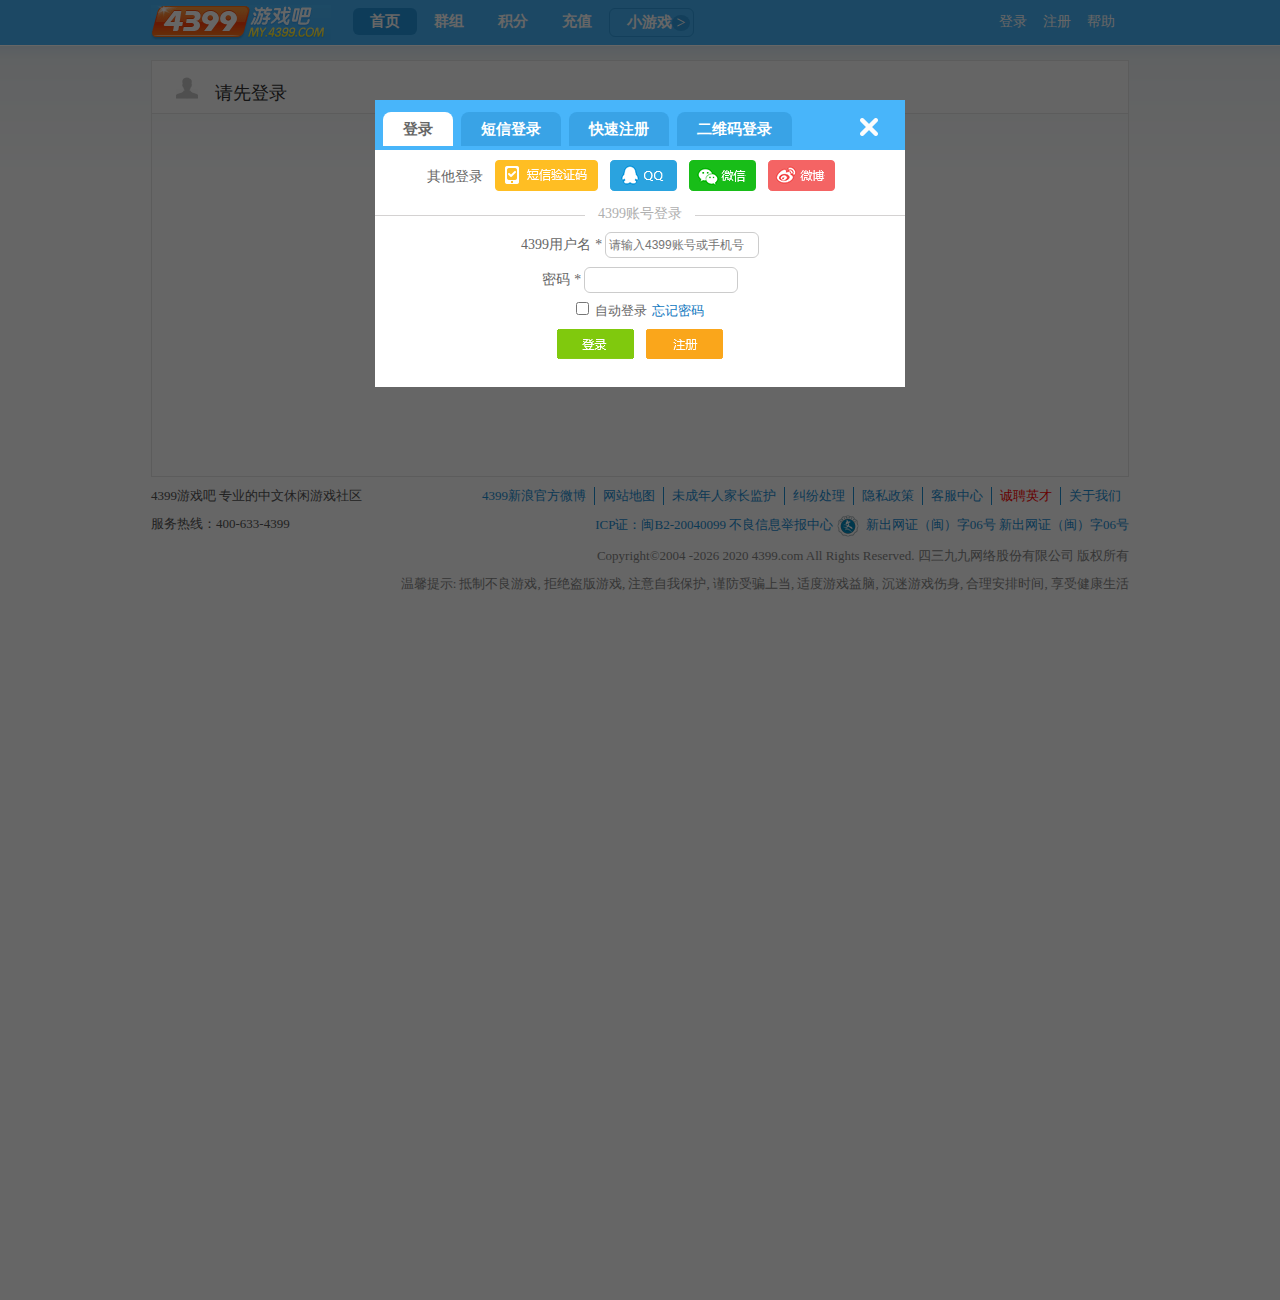
<file: wangzhexx/forum.html>
<!DOCTYPE html>
<html>
	<head>
		<meta charset="UTF-8">
		<title>王者修仙--玩家论坛</title>
		<link rel="stylesheet" type="text/css" href="css/forum.css"/>
		<script src="js/forum.js"></script>
	</head>
	<body>
		<!--头部区域-->
		<section class="f-header">
			<div class="header-top">
				
				<!--4399游戏吧图标-->
				<a class="game-icon" href="#" title="4399游戏吧"><img src="img/forum/game-icon.gif" alt="" />4399游戏吧</a>
				
				<!--头部菜单栏-->
				<ul class="f-nav">
					<li ><a href="index.html" class="nav-active">首页</a></li>
					<li><a href="#">群组</a></li>
					<li><a href="#">积分</a></li>
					<li><a href="#">充值</a></li>
					<li><a href="#">小游戏</a></li>
				</ul>
				
				<!--右侧头部登录注册区-->
				<ul class="f-person">
					<li><a href="#" id="load">登录</a></li>
					<li><a href="#" id="reg">注册</a></li>
					<li><a href="#">帮助</a></li>
				</ul>
			</div>
		</section>
		<!--头部区域结束--> 
		
		<!--主体区域-->
		<section class="content">
			<div class="f-content">
				
				<!--小提示:请先登录部分-->
				<div class="u-hd">
					<h2>
						<span class="u-ico" ></span>
						<span class="ico-txt" >请先登录</span>
					</h2>
				</div>
				<div class="u-logform">
					<div class="j-unlogin">
						<p class="regtip">还不是4399用户？现在免费注册4399用户，便能立即体验新潮、好玩的游戏哦！</p>
					  <a href="#" class="u-logbtn" id="load-pic">登录</a>
					  <a href="#" class="u-regbtn" id="reg-pic">立即注册</a>
					</div>
				</div>
			</div>
		</section>
		<!--主体区域结束-->
		
		<!--尾部区域-->
		<section class="footer">
			<div class="foot-txt">
				<div class="cinfo">
					<p>4399游戏吧 专业的中文休闲游戏社区</p>
				  <p class="my-service">服务热线：400-633-4399</p>
				</div>
				<div class="linfo">
					<ul class="my-fnav">					
						<li><a href="#">4399新浪官方微博 </a></li>
						<li><a href="#">网站地图</a></li>
						<li><a href="#">未成年人家长监护</a></li>
						<li><a href="#">纠纷处理</a></li>
						<li><a href="#">隐私政策</a></li>
						<li><a href="#">客服中心</a></li>
						<li><a href="#" class="color-t">诚聘英才 </a></li>
						<li><a href="#">关于我们</a></li>
					</ul>
					<p class="my-cred"><a href="#">ICP证：闽B2-20040099</a> <a href="#">不良信息举报中心</a> <em></em> <a href="#">新出网证（闽）字06号 </a><a href="#">新出网证（闽）字06号</a></p>
					<p class="my-cp">Copyright©2004 -<script>document.write(new Date().getFullYear())</script>
          2020
        4399.com All Rights Reserved. 四三九九网络股份有限公司 版权所有
 </p>
					<p>温馨提示: 抵制不良游戏, 拒绝盗版游戏, 注意自我保护, 谨防受骗上当, 适度游戏益脑, 沉迷游戏伤身, 合理安排时间, 享受健康生活</p>
				</div>
			</div>
		</section>
		<!--尾部区域结束-->
		
		<!--遮罩层-->
		<div class="zzc" id="zzc"></div>
		
	  <!--  登录注册部分-->
		<div class="register" id="register">
			
			<!--登录注册选项卡-->
			<ul class="login-tag" id="login-tag">
				<li><a class="login-tag-active" href="javascript:void(0)">登录</a></li>
				<li><a href="javascript:void(0)">短信登录</a></li>
				<li><a href="javascript:void(0)">快速注册</a></li>
				<li><a href="javascript:void(0)">二维码登录</a></li>
			</ul>
			<span class="login-close" id="login-close"></span>
			
			<!--登录区域-->
			<div class="login-tagnum" id="login-tagnum">
				<div class="tagnum">
					<div class="login-hor">
						<span class="ftip">其他登录</span>
						<a href="javascript:void(0)" class="lg1" id="duanx">
							<em></em>
							短信验证码
						</a>
						<a href="javascript:void(0)" class="lg2">
							<em></em>
							QQ
						</a>
						<a href="javascript:void(0)" class="lg3">
							<em></em>
							微信
						</a>
						<a href="javascript:void(0)" class="lg4">
							<em></em>
							微博
						</a>
					</div>
					<div class="filtit">
						<span class="line lline"></span>
						<span class="line rline"></span>
						<h3 class="tit">4399账号登录</h3>
					</div>
					<form action="" class="form-login">
						<div class="form-p">
							<label for="">
								4399用户名
							  <em class="login_required">* </em>
							</label>
							<input type="text" placeholder="请输入4399账号或手机号" required="required" class="input-l"/>
							
						</div >
						<div class="form-p">
						  <label for="">
								密码
							  <em class="login_required">* </em>
							</label>
							<input type="passsword" required="required" class="input-l"/>
						</div>
						<div class="form-p form-p-other">
							<input type="checkbox" name="autoLogin" />
							<label for="">自动登录</label>
							<label for="">忘记密码</label>
						</div>
						<div class="form-p form-lr">
							<input type="submit" value="登录"/>
							<button>注册</button>
						</div>
					</form>
				</div>
				
				<!--短信验证码登录-->
				<div class="tagnum" style="display: none;">
					<div class="login-hor">
						<span class="ftip">其他登录</span>
						<a href="javascript:void(0)" class="lg2">
							<em></em>
							QQ
						</a>
						<a href="javascript:void(0)" class="lg3">
							<em></em>
							微信
						</a>
						<a href="javascript:void(0)" class="lg4">
							<em></em>
							微博
						</a>
					</div>
					<div class="filtit">
						<span class="line lline"></span>
						<span class="line rline"></span>
						<h3 class="tit">短信登录</h3>
					</div>
					<form action="" class="form-login">
						<div class="form-p">
							<label for="">
								手机号
							  <em class="login_required">* </em>
							</label>
							<input type="text" placeholder="请输入手机号" required="required" class="input-l"/>
							
						</div >
						<div class="form-p">
						  <label for="">
								验证码
							  <em class="login_required">* </em>
							</label>
							<div class="yzm-g">
								<input type="passsword" required="required" class="input-l"/>
								<em class="yzm-get-txt"></em>
							</div>
							
						</div>
						<div class="form-p form-lr">
							<input type="submit" value="登录" class="dx-login"/>
							<input type="checkbox" name="autoLogin" class="dx-auto"/>
							<label for="" class="dx-la">自动登录</label>
						</div>
					</form>
				</div>
				
				<!--注册区域-->
				<div class="tagnum" style="display: none;">
					<div class="login-hor">
						<span class="ftip">其他登录</span>
						<a href="javascript:void(0)" class="lg1" id="dxyzm">
							<em></em>
							短信验证码
						</a>
						<a href="javascript:void(0)" class="lg2">
							<em></em>
							QQ
						</a>
						<a href="javascript:void(0)" class="lg3">
							<em></em>
							微信
						</a>
						<a href="javascript:void(0)" class="lg4">
							<em></em>
							微博
						</a>
					</div>
					<div class="filtit">
						<span class="line lline"></span>
						<span class="line rline"></span>
						<h3 class="tit">4399账号注册</h3>
					</div>
					<form action="" class="form-login">
						<div class="form-p">
							<label for="" class="form-lade-right">
								4399用户名
							  <em class="login_required">* </em>
							</label>
							<input type="text" placeholder="请输入4399账号或手机号" required="required" class="input-l"/>
							<span class="reg-tip">3-20个字符，由字母跟数字组成</span>
						</div >
						<div class="form-p" style="margin-left: -120px;">
						  <label for="" class="form-lade-right">
								密码
							  <em class="login_required">* </em>
							</label>
							<input type="passsword" required="required" class="input-l"/>
							<span class="reg-tip"></span>
						</div>
						
						<div class="form-p" style="margin-left: -180px;">
						  <label for="" class="form-lade-right">
								再次输入密码
							  <em class="login_required">* </em>
							</label>
							<input type="passsword" required="required" class="input-l"/>
							<span class="reg-tip" ></span>
						</div>
						<div class="form-p">
							<label for="">
								QQ号
							  <em class="login_required">* </em>
							</label>
							<input type="text"  required="required" class="input-l"/>
							<span class="reg-tip">(选填)可通过QQ号找回密码</span>
						</div >
						<div class="form-p">
							<label for="">
								姓名
							  <em class="login_required">* </em>
							</label>
							<input type="text"  required="required" class="input-l"/>
							<span class="reg-tip">防沉迷法要求填写姓名</span>
						</div >
						<div class="form-p">
							<label for="">
								身份证号
							  <em class="login_required">* </em>
							</label>
							<input type="text"  required="required" class="input-l"/>
							<span class="reg-tip reg-txt">不知道身份证号码</span>
						</div >
						<div class="form-p form-lr">
							<input type="submit" value="登录" class="ks-reg"/>
							<input type="checkbox" name="agree" class="dx-auto"/>
							<label for="" class="dx-la">已同意
							   <span class="reg-txt">用户协议</span>
							</label>
							<input type="checkbox" name="autoLogin" class="dx-auto"/>
							<label for="" class="dx-la">自动登录</label>
						</div>
					</form>
				</div>
				
				<!--扫码下载登录-->
				<div class="tagnum" style="display: none;">
					<div class="qr-imgdiv">
						<div class="qr-image">
						  <img src="img/forum/qr.jpg" alt="" />
						  <p>用<span>安卓版游戏盒</span>
						  	扫描
						  </p>
						</div>
						<div class="qr-tipimg"></div>
					</div>
					
					<div class="qr-msg">
						<a href="#">立即下载</a>
						<a href="#">使用帮助</a>
					</div>
				</div>
			</div>
		</div>
		
		<!--登录注册区域结束-->
	</body>
</html>
</file>
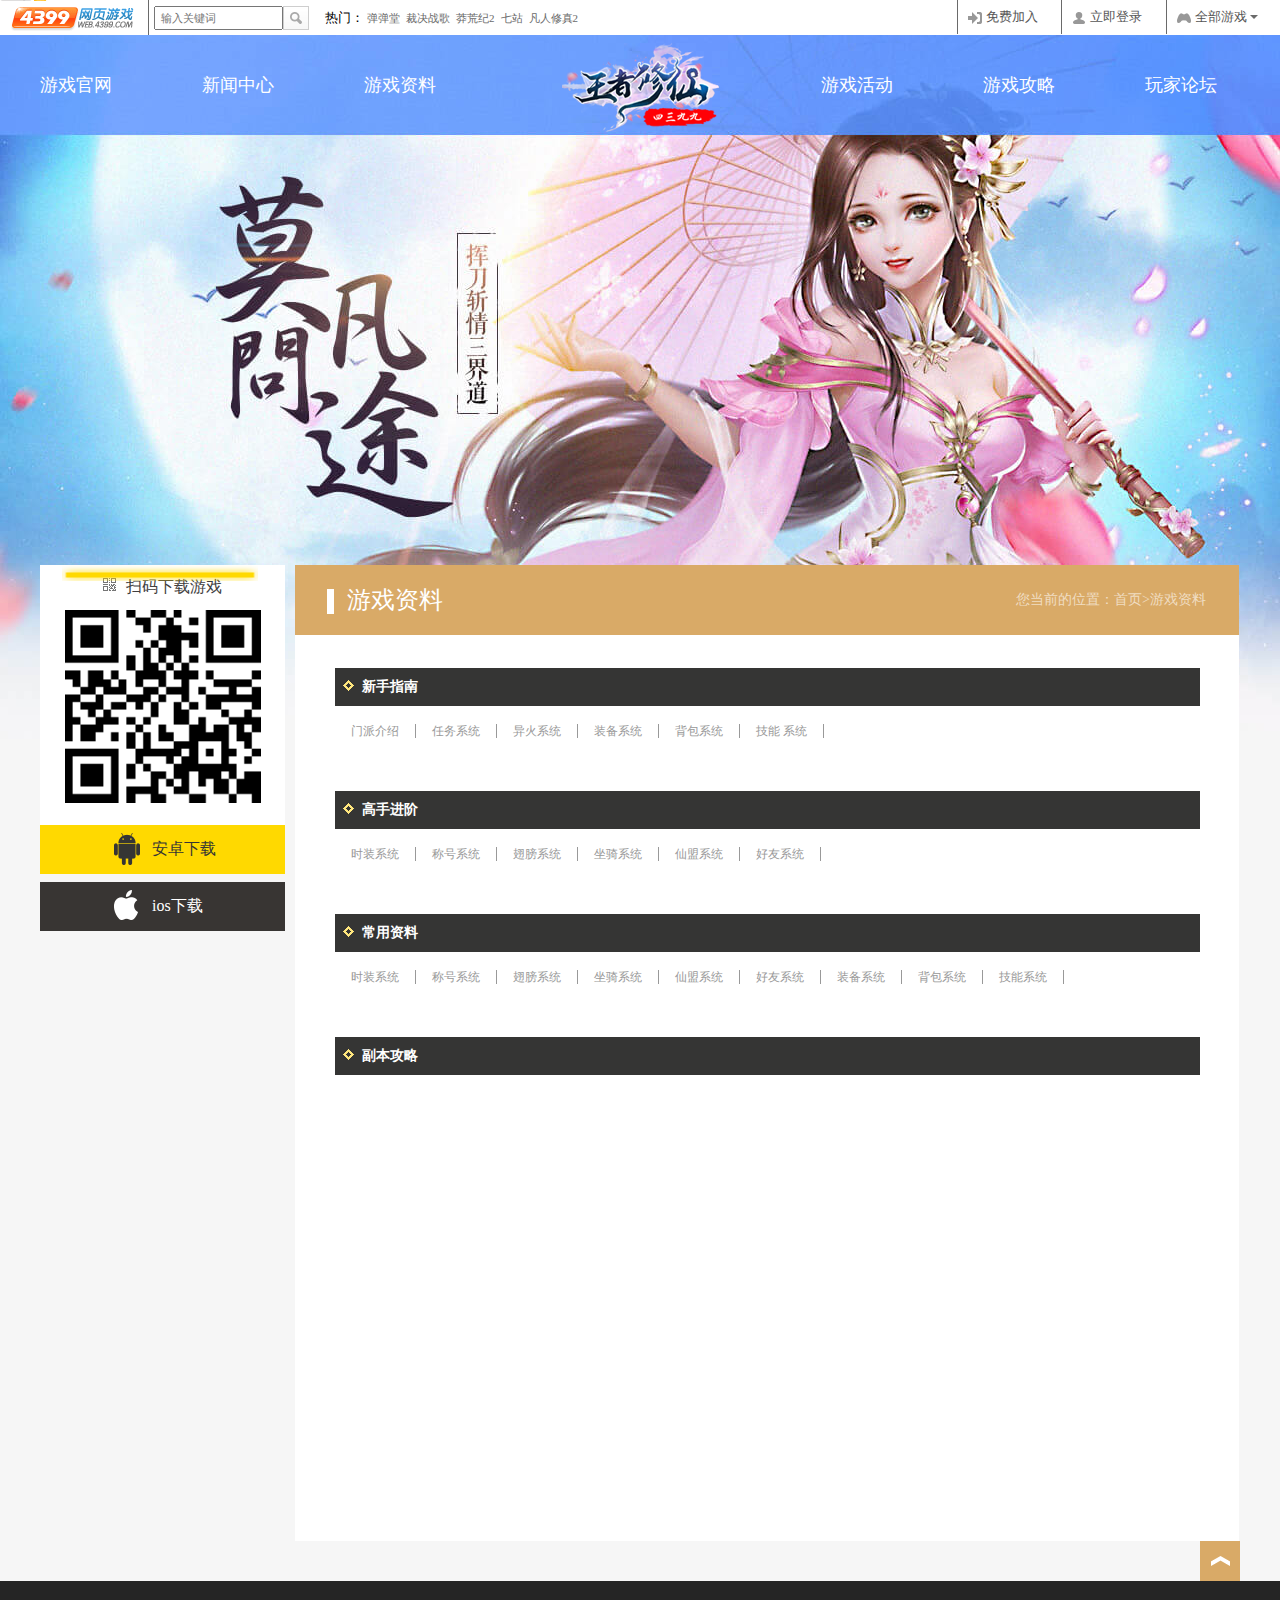
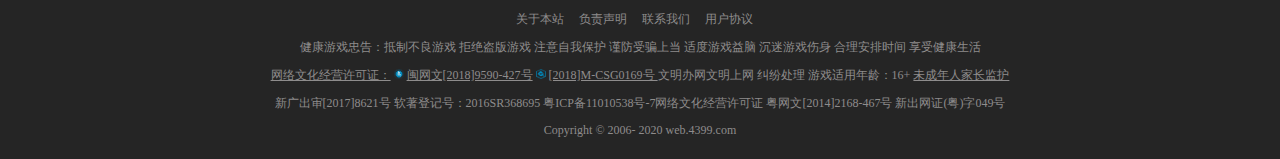
<file: wangzhexx/info.html>
<!DOCTYPE html>
<html>

	<head>
		<meta charset="UTF-8">
		<title>游戏资料</title>
		<!--资料页样式-->
		<link rel="stylesheet" href="css/info.css" />
		
		<!--主要 公用样式-->
		<link rel="stylesheet" href="css/first-base.css" />
		
		<!--次要公共样式-->
		<link rel="stylesheet" type="text/css" href="css/second-base.css"/>
		
		<!--数据加载链入-->
		<script src="js/all_data.js"></script>
	</head>

	<body>
		<!--顶部标记-->
		<a href="#" id="index-top" style="position: absolute;font-size: 0px;">游戏官网</a>
		<!--首部游戏推荐-->
		<div class="g-top-bar">
			
			<!--4399游戏图标-->
			<a href="http://web.4399.com" target="_blank" class="icon-4399" title="4399网页游戏">4399网页游戏</a>
			
			<!--搜索区-->
			<div class="search-box left">
				<div class="form-box left">
					<input type="text" placeholder="输入关键词" />
					<button></button>
				</div>
				<div class="hot-list left">
					<label for="">热门：</label>
					<ul>
						<li>
							<a href="#">弹弹堂</a>
						</li>
						<li>
							<a href="#">裁决战歌</a>
						</li>
						<li>
							<a href="#">莽荒纪2</a>
						</li>
						<li>
							<a href="#">七站</a>
						</li>
						<li>
							<a href="#">凡人修真2</a>
						</li>
					</ul>
				</div>
			</div>
			
			<!--热门区域-->
			<ul class="t-menu">
				<li>
					<a href="#">
						<em class="free-add"></em>
						<span>免费加入</span>
					</a>
				</li>
				<li>
					<a href="#">
						<em class="load"></em>
						<span>立即登录</span>
					</a>
				</li>
				<li class="all-hover">
					<a href="#">
						<em class="all-game"></em>
						<span>全部游戏</span>
						<em class="arrow"></em>
						<div class="game-menu" id="game-menu-show">
		         	<span class="tj">推荐游戏</span>
		         	<span class="ting"><em></em>游戏大厅</span>
	         	  <table class="tj-all">
		         	 	<tr >
		         	 		<td>弹弹堂</td>
		         	 		<td>决裁战歌</td>
		         	 		<td>莽荒纪2</td>
		         	 	</tr>
		         	 	<tr>
		         	 		<td>七站</td>
		         	 		<td>凡人修真2</td>
		         	 		<td>梦幻飞仙</td>
		         	 	</tr>
		         	 	<tr>
		         	 		<td>神魔遮天</td>
		         	 		<td>战神风云</td>
		         	 		<td>盛世遮天</td>
		         	 	</tr>
		         	 	<tr>
		         	 		<td>七杀</td>
		         	 	</tr>
	         	 </table>
		        </div>
					</a>					
				</li>
			</ul>

		</div>
		<!--首部游戏推荐结束-->

		<section class="info-all">
			<!--主体样式-->
			<div class="g-content">
				<!--头部样式开始-->
				<div class="g-header">
					
					<!--主体菜单栏-->
					<ul>
						<li>
							<a href="index.html">
								<span class="item-txt">游戏官网</span>
								<em class="item-line"></em>
							</a>
						</li>
						<li>
							<a href="news.html">
								<span class="item-txt">新闻中心</span>
								<em class="item-line"></em>
							</a>
						</li>
						<li class="icon-pl">
							<a href="info.html">
								<span class="item-txt">游戏资料</span>
								<em class="item-line"></em>
							</a>
						</li>
						<li>
							<a href="activity.html">
								<span class="item-txt">游戏活动</span>
								<em class="item-line"></em>
						  </a>
						</li>
						<li>
							<a href="method.html">
								<span class="item-txt">游戏攻略</span>
								<em class="item-line"></em>
							</a>
						</li>
						<li>
							<a href="forum.html">
								<span class="item-txt">玩家论坛</span>
								<em class="item-line"></em>
							</a>
						</li>
					</ul>
					
					<!--王者修仙logo-->
					<a href="index.html" class="logo">
						<span class="item-txt">王者修仙</span>
						<em class="item-line"></em>
					</a>
				</div>
				<!--头部样式结束-->
				<div class="bulletion">
					<!--下载扫码区域-->
					<div class="g-download-left">
						
						<!--扫码下载-->
						<div class="download-m">
							<em class="ma-b"></em>
							<span class="u-txt">扫码下载游戏</span>
							<img src="img/normal/erwm-m.png" alt="" />
							<span class="m-line"></span>
						</div>
						
						<!--安卓与ios区下载-->
						<div class="download-m-btns">
							<div class="btn-android">
								<a href="#">
									<em class="btn-icon"></em>
									<span class="btn-txt">安卓下载</span>
								</a>
							</div>
							<div class="btn-ios">
								<a href="#">
									<em class="btn-icon"></em>
									<span class="btn-txt">ios下载</span>
								</a>
							</div>
						</div>
					</div>
					<!--下载扫码区域结束-->

					<!--详细信息展示-->
					<div class="g-info-right">
						<div class="info-right-title">
							<h2>游戏资料</h2>
							<span class="titie-txt">您当前的位置：<a href="index.html">首页</a>><a href="info.html">游戏资料</a></span>
						</div>

						
						<div class="info-show" id="info-show">
							<!--<div class="m-data">
								<h3 class="m-date-title">
									<i class="date-title-icon"></i>
									<span class="date-title-txt">新手指南</span>
								</h3>
								<ul class="m-date-detail">
									<li><a href="#">门派介绍</a></li>
									<li><a href="#">任务系统</a></li>
									<li><a href="#">宠物系统</a></li>
									<li><a href="#">异火系统</a></li>
									<li><a href="#">装备系统</a></li>
									<li><a href="#">背包系统</a></li>
									<li><a href="#">技能系统</a></li>
								</ul>
							</div>
							<div class="m-data">
								<h3 class="m-date-title">
									<i class="date-title-icon"></i>
									<span class="date-title-txt">新手指南</span>
								</h3>
								<ul class="m-date-detail">
									<li><a href="#">门派介绍</a></li>
									<li><a href="#">任务系统</a></li>
									<li><a href="#">宠物系统</a></li>
									<li><a href="#">异火系统</a></li>
									<li><a href="#">装备系统</a></li>
									<li><a href="#">背包系统</a></li>
									<li><a href="#">技能系统</a></li>
								</ul>
							</div>-->
							<script>
								let info_show = document.getElementById('info-show');
								let html = '';
								for(let i=0;i<info_date.length;i++){
									html += '<div class="m-data">';
									html += '<h3 class="m-date-title">';
									html += '<em class="date-title-icon"></em>';
									html += '<span class="date-title-txt">'+info_date[i].title+'</span>';
									html += '</h3>';
									html += '<ul class="m-date-detail">';
									for(let j=0;j<info_date[i].arr.length;j++){
										html += '<li><a href="#">'+info_date[i].arr[j]+'</a></li>';
									}
									html += '</ul>';
									html += '</div>';
								}
								info_show.innerHTML = html;
							</script>
						</div>
						
					</div>
					<!--详细信息展示结束-->
				</div>
				<!--返回首部按钮-->
				<div class="top-btn">
					<a class="re-top" href="#index-top"></a>
				</div>
				<!--主体样式结束-->
			</div>
			<!--底部区域-->
			<div class="g-footer">
				<div class="g-footer-m">
					<div class="u-link">
						<a href="#" class="u-link-item">关于本站</a>
						<a href="#" class="u-link-item">负责声明</a>
						<a href="#" class="u-link-item">联系我们</a>
						<a href="#" class="u-link-item">用户协议</a>
					</div>
					<p class="u-advice">
						健康游戏忠告：抵制不良游戏 拒绝盗版游戏 注意自我保护 谨防受骗上当 适度游戏益脑 沉迷游戏伤身 合理安排时间 享受健康生活
					</p>
					<p class="u-crdl">
						<a href="#">网络文化经营许可证：</a>
						<img src="img/normal/net_wh.png" alt="" />
						<a href="#">闽网文[2018]9590-427号</a> <img src="img/normal/game_ba.png" alt="" />
						<a href="#">[2018]M-CSG0169号 </a>
						文明办网文明上网 纠纷处理 游戏适用年龄：16+
						<a href="#">未成年人家长监护</a>
					</p>
					<p class="u-crdl">
						新广出审[2017]8621号 软著登记号：2016SR368695 粤ICP备11010538号-7网络文化经营许可证 粤网文[2014]2168-467号 新出网证(粤)字049号
					</p>
					<p class="u-copyright">Copyright © 2006- 2020 web.4399.com</p>
				</div>

			</div>
			<!--底部区域结束-->
		</section>
	</body>

</html>
</file>
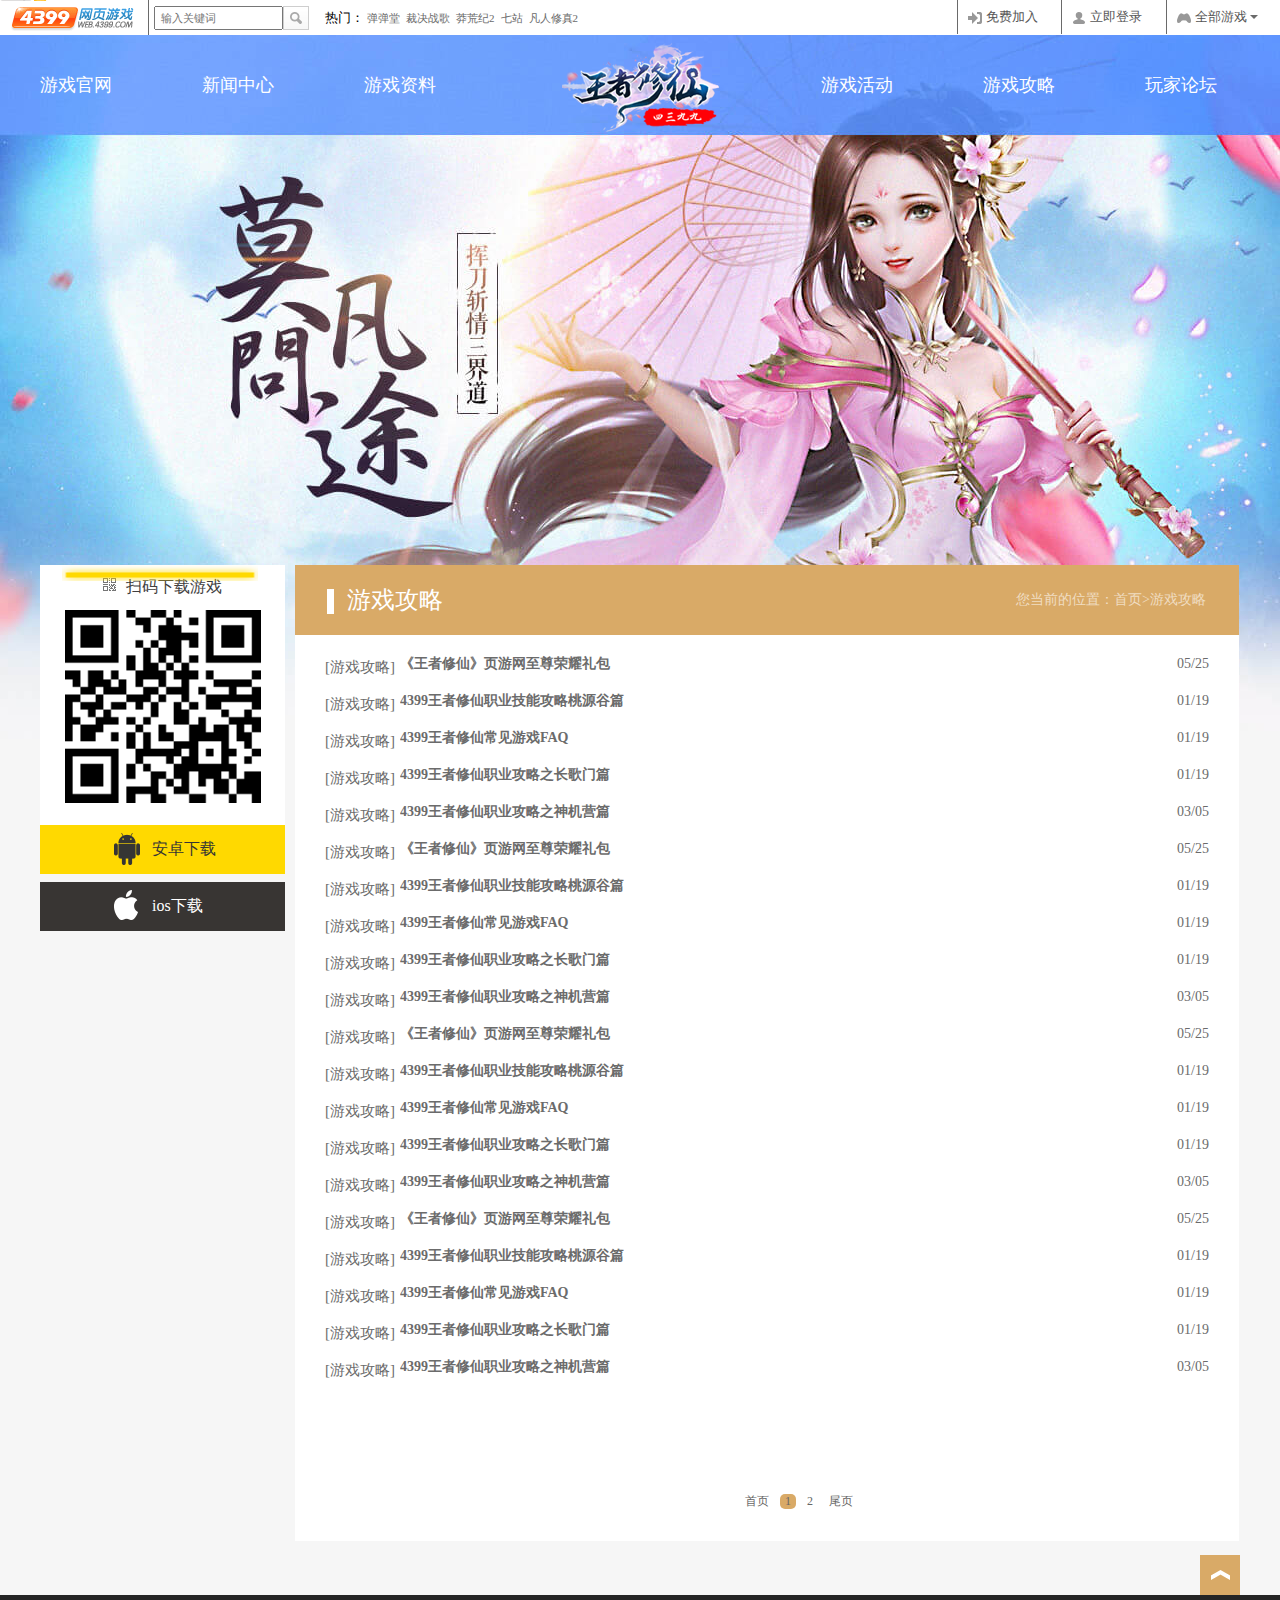
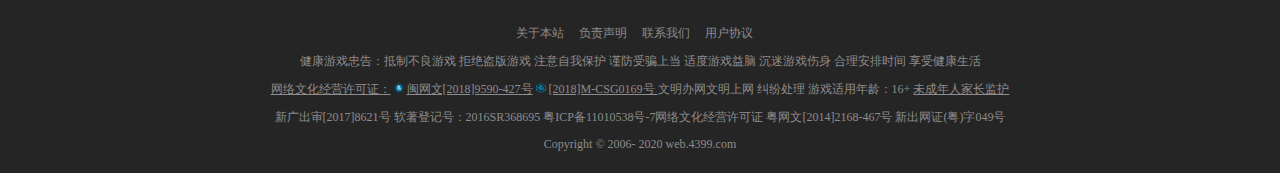
<file: wangzhexx/method.html>
<!DOCTYPE html>
<html>

	<head>
		<meta charset="UTF-8">
		<title>王者修仙--游戏攻略</title>
		<!--新闻页样式-->
		<link rel="stylesheet" href="css/news.css" />

		<!--主要 公用样式-->
		<link rel="stylesheet" href="css/first-base.css" />

		<!--次要公共样式-->
		<link rel="stylesheet" type="text/css" href="css/second-base.css" />

		<!--新闻页数据导入-->
		<script src="js/news-date.js"></script>
	</head>

	<body>
		<!--顶部标记-->
		<a href="#" id="index-top" style="position: absolute;font-size: 0px;">游戏官网</a>
		<!--首部游戏推荐-->
		<div class="g-top-bar">
			
			<!--4399游戏图标-->
			<a href="http://web.4399.com" target="_blank" class="icon-4399" title="4399网页游戏">4399网页游戏</a>
			
			<!--搜索区-->
			<div class="search-box left">
				<div class="form-box left">
					<input type="text" placeholder="输入关键词" />
					<button></button>
				</div>
				
					<!--热门区域-->
				<div class="hot-list left">
					<label for="">热门：</label>
					<ul>
						<li>
							<a href="#">弹弹堂</a>
						</li>
						<li>
							<a href="#">裁决战歌</a>
						</li>
						<li>
							<a href="#">莽荒纪2</a>
						</li>
						<li>
							<a href="#">七站</a>
						</li>
						<li>
							<a href="#">凡人修真2</a>
						</li>
					</ul>
				</div>
			</div>
			
			<!--头部菜单栏-->
			<ul class="t-menu">
				<li>
					<a href="#">
						<em class="free-add"></em>
						<span>免费加入</span>
					</a>
				</li>
				<li>
					<a href="#">
						<em class="load"></em>
						<span>立即登录</span>
					</a>
				</li>
				<li class="all-hover">
					<a href="#">
						<em class="all-game"></em>
						<span>全部游戏</span>
						<em class="arrow"></em>
						<div class="game-menu" id="game-menu-show">
							<span class="tj">推荐游戏</span>
							<span class="ting"><em></em>游戏大厅</span>
							<table class="tj-all">
								<tr>
									<td>弹弹堂</td>
									<td>决裁战歌</td>
									<td>莽荒纪2</td>
								</tr>
								<tr>
									<td>七站</td>
									<td>凡人修真2</td>
									<td>梦幻飞仙</td>
								</tr>
								<tr>
									<td>神魔遮天</td>
									<td>战神风云</td>
									<td>盛世遮天</td>
								</tr>
								<tr>
									<td>七杀</td>
								</tr>
							</table>
						</div>
					</a>
				</li>
			</ul>

		</div>
		<!--首部游戏推荐结束-->

		<section class="news-all">
			<!--主体样式-->
			<div class="g-content">
				<!--头部样式开始-->
				<div class="g-header">
					
					<!--主体菜单栏-->
					<ul>
						<li>
							<a href="index.html">
								<span class="item-txt">游戏官网</span>
								<em class="item-line"></em>
							</a>
						</li>
						<li>
							<a href="news.html">
								<span class="item-txt">新闻中心</span>
								<em class="item-line"></em>
							</a>
						</li>
						<li class="icon-pl">
							<a href="info.html">
								<span class="item-txt">游戏资料</span>
								<em class="item-line"></em>
							</a>
						</li>
						<li>
							<a href="activity.html">
								<span class="item-txt">游戏活动</span>
								<em class="item-line"></em>
							</a>
						</li>
						<li>
							<a href="method.html">
								<span class="item-txt">游戏攻略</span>
								<em class="item-line"></em>
							</a>
						</li>
						<li>
							<a href="forum.html">
								<span class="item-txt">玩家论坛</span>
								<em class="item-line"></em>
							</a>
						</li>
					</ul>
					
					<!--王者修仙logo区-->
					<a href="index.html" class="logo">
						<span class="item-txt">王者修仙</span>
						<em class="item-line"></em>
					</a>
				</div>
				<!--头部样式结束-->
				<div class="bulletion">
					<!--下载扫码区域-->
					<div class="g-download-left">
						<!--扫码下载-->
						<div class="download-m">
							<em class="ma-b"></em>
							<span class="u-txt">扫码下载游戏</span>
							<img src="img/normal/erwm-m.png" alt="" />
							<span class="m-line"></span>
						</div>
						
						<!--安卓与ios区下载-->
						<div class="download-m-btns">
							<div class="btn-android">
								<a href="#">
									<em class="btn-icon"></em>
									<span class="btn-txt">安卓下载</span>
								</a>
							</div>
							<div class="btn-ios">
								<a href="#">
									<em class="btn-icon"></em>
									<span class="btn-txt">ios下载</span>
								</a>
							</div>
						</div>
					</div>
					<!--下载扫码区域结束-->

					<!--详细信息展示-->
					<div class="g-info-right">
						
						<div class="info-right-title">
							<h2>游戏攻略</h2>
							<span class="titie-txt">您当前的位置：<a href="index.html">首页</a>><a href="method.html">游戏攻略</a></span>
						</div>

						<!--详细信息展示结束-->
						<div class="info-show">
            <!--游戏攻略列表加载-->
							<ul class="info-detail" id="info-detail">
								<!--<li class="info-first">
								<em></em>
								<a href="#">
									<span class="info-title">推荐</span>
									<span class="info-txt ellipsis">《王者修仙》电脑版停运公告</span>
								</a>
							</li>
							<li class="info-other">
								<em></em>
								<a href="#">
									<span class="info-title">[公告]</span>
									<span class="info-txt">4月4号停服声明</span>
									<span class="date">04/04</span>
								</a>
							</li>
							<li class="info-other">
								<em></em>
								<a href="#">
									<span class="info-title">[公告]</span>
									<span class="info-txt">《王者修仙》 12月16日9:00-11:00更新公告</span>
									<span class="date">03/26</span>
								</a>
							</li>
							<li class="info-other">
								<em></em>
								<a href="#">
									<span class="info-title">[公告]</span>
									<span class="info-txt">《王者修仙》 11月2日9:00-11:00更新公告</span>
									<span class="date">11/12</span>
								</a>
							</li>
							<li class="info-other">
								<em></em>
								<a href="#">
									<span class="info-title">[公告]</span>
									<span class="info-txt">《王者修仙》 11月15日9:00-11:00更新公告</span>
									<span class="date">03/05</span>
								</a>
							</li>-->
							</ul>

						</div>
						
						<!--动态页数加载-->
						<div class="num" id="num">
							<!--<span >首页</span>
						<span class="num-active">1</span>
						<span>2</span>
						<span>尾页</span>-->
						</div>
					</div>

				</div>
				<!--返回首部按钮-->
				<div class="top-btn">
					<a class="re-top" href="#index-top"></a>
				</div>
				<!--主体样式结束-->
			</div>
			<!--底部区域-->
			<div class="g-footer">
				<div class="g-footer-m">
					<div class="u-link">
						<a href="#" class="u-link-item">关于本站</a>
						<a href="#" class="u-link-item">负责声明</a>
						<a href="#" class="u-link-item">联系我们</a>
						<a href="#" class="u-link-item">用户协议</a>
					</div>
					<p class="u-advice">
						健康游戏忠告：抵制不良游戏 拒绝盗版游戏 注意自我保护 谨防受骗上当 适度游戏益脑 沉迷游戏伤身 合理安排时间 享受健康生活
					</p>
					<p class="u-crdl">
						<a href="#">网络文化经营许可证：</a>
						<img src="img/normal/net_wh.png" alt="" />
						<a href="#">闽网文[2018]9590-427号</a> <img src="img/normal/game_ba.png" alt="" />
						<a href="#">[2018]M-CSG0169号 </a>
						文明办网文明上网 纠纷处理 游戏适用年龄：16+
						<a href="#">未成年人家长监护</a>
					</p>
					<p class="u-crdl">
						新广出审[2017]8621号 软著登记号：2016SR368695 粤ICP备11010538号-7网络文化经营许可证 粤网文[2014]2168-467号 新出网证(粤)字049号
					</p>
					<p class="u-copyright">Copyright © 2006- 2020 web.4399.com</p>
				</div>

			</div>
			<!--底部区域结束-->
		</section>
		<script>
			function menu_m(index, len) {
				let html = '';
				let num = 0;
				let max_len = 20;

				for(let i = len * max_len; i < info[index].length && num < max_len; i++, num++) {
					html += '<li class="info-other">';
					html += '<em></em>'
					html += '<a href="#">'
					html += '<span class="info-title">' + "[游戏攻略]" + '</span>'
					html += '<span class="info-txt txt-color ellipsis ">' + info[index][i].txt + '</span>'
					html += '<span class="date">' + info[index][i].data + '</span>'
					html += '</a>'
					html += '</li>'
					document.getElementById('info-detail').innerHTML = html;
				}
			}
			menu_m(3, 0);
			count = Math.ceil(info[0].length / 20);
			createNum();
			clickNum(0)

			function createNum() {
				let nums = document.getElementById('num');
				nums.innerHTML = '';
				if(count > 1) {
					let start = document.createElement('span');
					start.appendChild(document.createTextNode("首页"))
					nums.appendChild(start)
					for(let i = 0; i < count; i++) {
						let temp = document.createElement('span')
						temp.appendChild(document.createTextNode(i + 1))
						if(i == 0) {
							temp.className = 'num-active';
						}
						nums.appendChild(temp)
					}
					let end = document.createElement('span');
					end.appendChild(document.createTextNode("尾页"))
					nums.appendChild(end)
				}
			}

			function clickNum(index) {
				if(count > 1) {
					let spans = document.getElementById('num').getElementsByTagName('span');
					spans[0].onclick = () => {
						menu_m(index, 0);
						clearNumActive(spans)
						spans[1].className = 'num-active'
					}
					spans[spans.length - 1].onclick = () => {
						menu_m(index, spans.length - 3);
						clearNumActive(spans)
						spans[spans.length - 2].className = 'num-active'
					}
					for(let i = 1; i < spans.length - 1; i++) {
						spans[i].onclick = () => {
							menu_m(index, i - 1);
							clearNumActive(spans)
							spans[i].className = 'num-active'
						}
					}

				}
			}

			function clearNumActive(spans) {
				for(let i = 0; i < spans.length; i++)
					spans[i].className = '';
			}
		</script>
	</body>

</html>
</file>
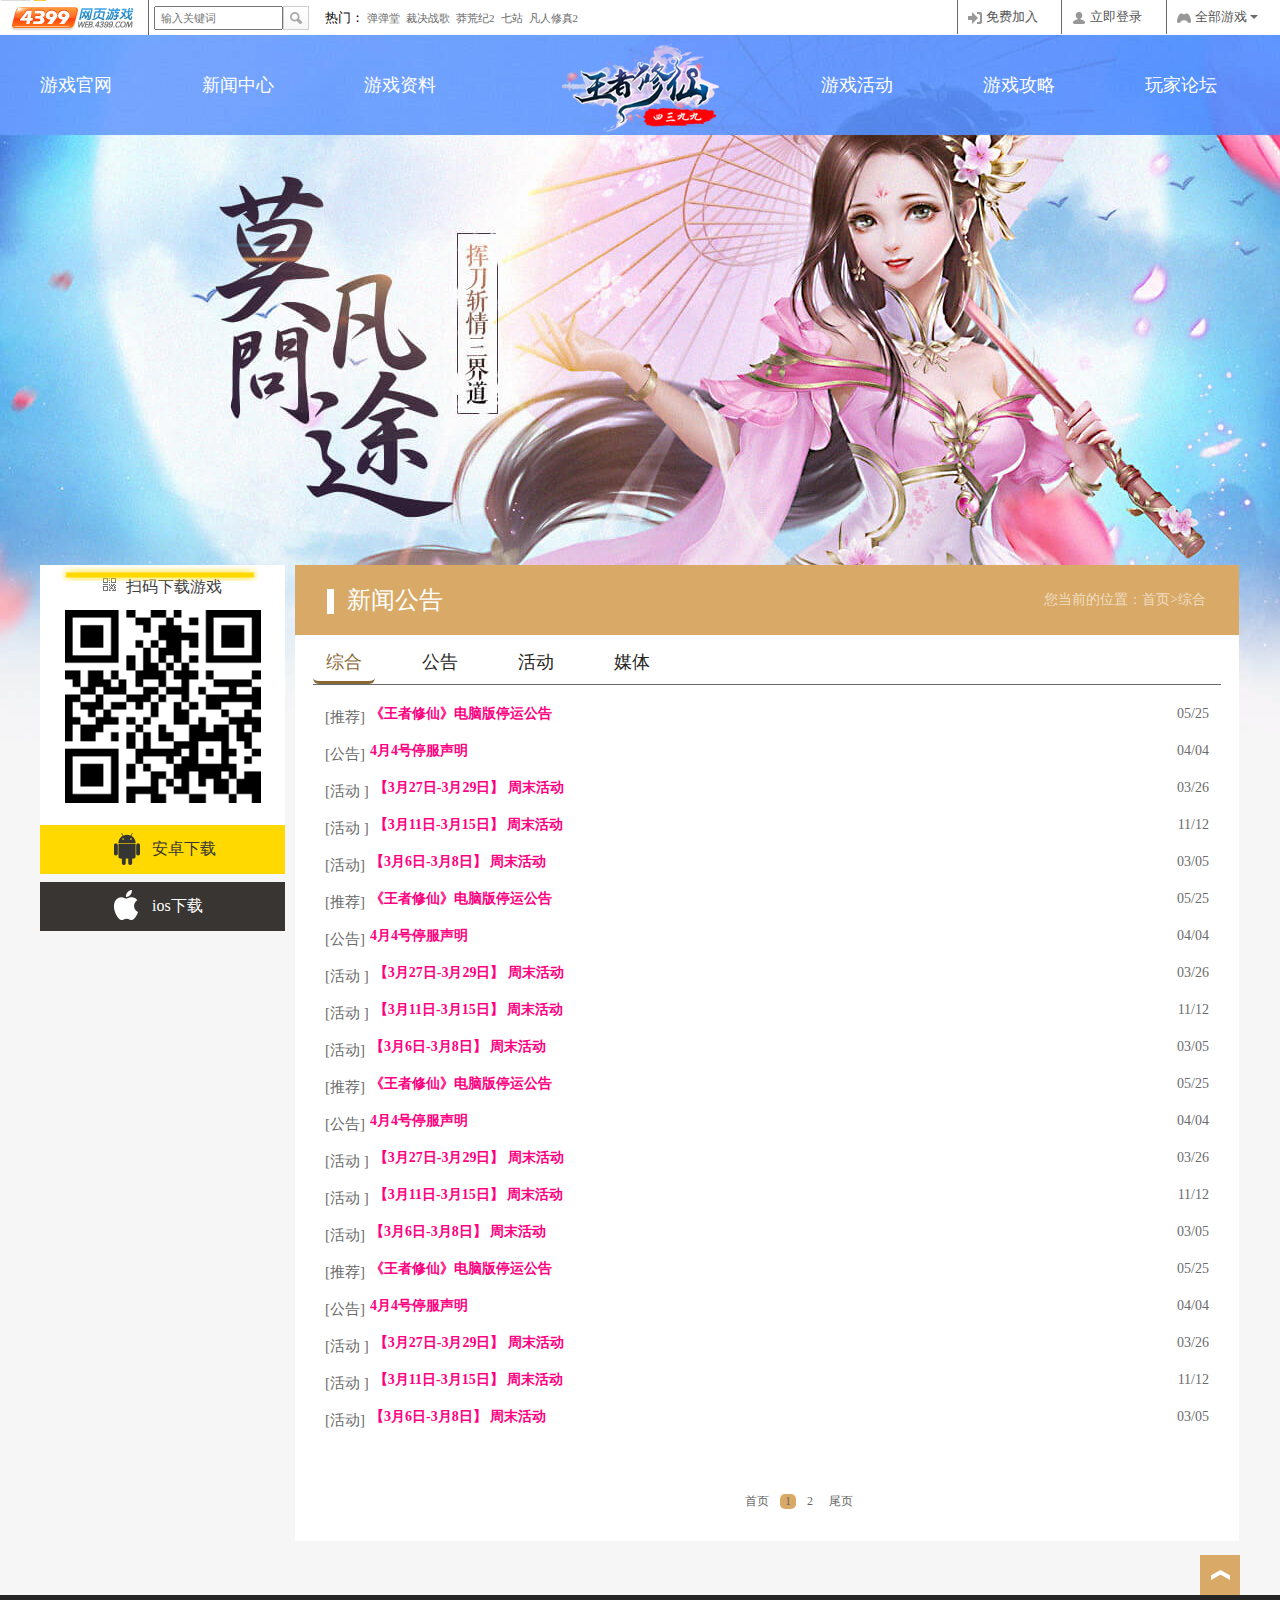
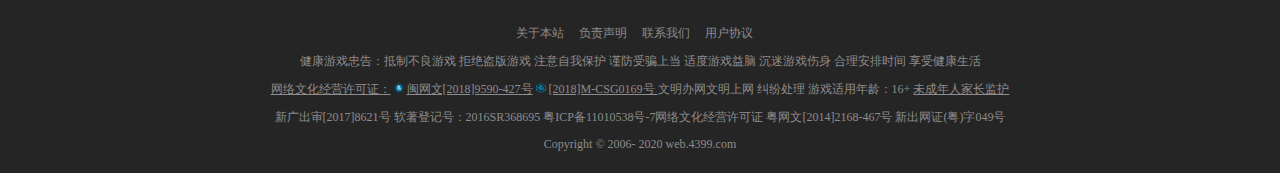
<file: wangzhexx/news.html>
<!DOCTYPE html>
<html>

	<head>
		<meta charset="UTF-8">
		<title>王者修仙--新闻中心</title>
		<!--新闻页样式-->
		<link rel="stylesheet" href="css/news.css" />

		<!--主要 公用样式-->
		<link rel="stylesheet" href="css/first-base.css" />

		<!--次要公共样式-->
		<link rel="stylesheet" type="text/css" href="css/second-base.css" />

		<!--新闻页数据导入-->
		<script src="js/news-date.js"></script>
	</head>

	<body>
		<!--顶部标记-->
		<a href="#" id="index-top" style="position: absolute;font-size: 0px;">游戏官网</a>
		<!--首部游戏推荐-->
		<div class="g-top-bar">
			
			<!--4399游戏图标-->
			<a href="http://web.4399.com" target="_blank" class="icon-4399" title="4399网页游戏">4399网页游戏</a>
			
			<!--搜索区-->
			<div class="search-box left">
				<div class="form-box left">
					<input type="text" placeholder="输入关键词" />
					<button></button>
				</div>
				
				<!--热门区域-->
				<div class="hot-list left">
					<label for="">热门：</label>
					<ul>
						<li>
							<a href="#">弹弹堂</a>
						</li>
						<li>
							<a href="#">裁决战歌</a>
						</li>
						<li>
							<a href="#">莽荒纪2</a>
						</li>
						<li>
							<a href="#">七站</a>
						</li>
						<li>
							<a href="#">凡人修真2</a>
						</li>
					</ul>
				</div>
			</div>
			
				<!--头部菜单栏-->
			<ul class="t-menu">
				<li>
					<a href="#">
						<em class="free-add"></em>
						<span>免费加入</span>
					</a>
				</li>
				<li>
					<a href="#">
						<em class="load"></em>
						<span>立即登录</span>
					</a>
				</li>
				<li class="all-hover">
					<a href="#">
						<em class="all-game"></em>
						<span>全部游戏</span>
						<em class="arrow"></em>
						<div class="game-menu" id="game-menu-show">
							<span class="tj">推荐游戏</span>
							<span class="ting"><em></em>游戏大厅</span>
							<table class="tj-all">
								<tr>
									<td>弹弹堂</td>
									<td>决裁战歌</td>
									<td>莽荒纪2</td>
								</tr>
								<tr>
									<td>七站</td>
									<td>凡人修真2</td>
									<td>梦幻飞仙</td>
								</tr>
								<tr>
									<td>神魔遮天</td>
									<td>战神风云</td>
									<td>盛世遮天</td>
								</tr>
								<tr>
									<td>七杀</td>
								</tr>
							</table>
						</div>
					</a>
				</li>
			</ul>

		</div>
		<!--首部游戏推荐结束-->

		<section class="news-all">
			<!--主体样式-->
			<div class="g-content">
				<!--头部样式开始-->
				<div class="g-header">
					<!--主体菜单栏-->
					<ul>
						<li>
							<a href="index.html">
								<span class="item-txt">游戏官网</span>
								<em class="item-line"></em>
							</a>
						</li>
						<li>
							<a href="news.html">
								<span class="item-txt">新闻中心</span>
								<em class="item-line"></em>
							</a>
						</li>
						<li class="icon-pl">
							<a href="info.html">
								<span class="item-txt">游戏资料</span>
								<em class="item-line"></em>
							</a>
						</li>
						<li>
							<a href="activity.html">
								<span class="item-txt">游戏活动</span>
								<em class="item-line"></em>
							</a>
						</li>
						<li>
							<a href="method.html">
								<span class="item-txt">游戏攻略</span>
								<em class="item-line"></em>
							</a>
						</li>
						<li>
							<a href="forum.html">
								<span class="item-txt">玩家论坛</span>
								<em class="item-line"></em>
							</a>
						</li>
					</ul>
					
					<!--王者修仙logo区-->
					<a href="index.html" class="logo">
						<span class="item-txt">王者修仙</span>
						<em class="item-line"></em>
					</a>
				</div>
				<!--头部样式结束-->
				<div class="bulletion">
					<!--下载扫码区域-->
					<div class="g-download-left">
						
						<!--扫码下载-->
						<div class="download-m">
							<em class="ma-b"></em>
							<span class="u-txt">扫码下载游戏</span>
							<img src="img/normal/erwm-m.png" alt="" />
							<span class="m-line"></span>
						</div>
						
						<!--安卓与ios区下载-->
						<div class="download-m-btns">
							<div class="btn-android">
								<a href="#">
									<em class="btn-icon"></em>
									<span class="btn-txt">安卓下载</span>
								</a>
							</div>
							<div class="btn-ios">
								<a href="#">
									<em class="btn-icon"></em>
									<span class="btn-txt">ios下载</span>
								</a>
							</div>
						</div>
					</div>
					<!--下载扫码区域结束-->

					<!--详细信息展示-->
					<div class="g-info-right">
						<div class="info-right-title">
							<h2>新闻公告</h2>
							<span class="titie-txt">您当前的位置：<a href="index.html">首页</a>><a href="news.html">综合</a></span>
						</div>

						
						<div class="info-show">
							<!--新闻菜单栏-->
							<ul class="info-menu" id='info-menu'>
								<li>
									<a *href="#" class="active">综合</a>
								</li>
								<li>
									<a *href="#">公告</a>
								</li>
								<li>
									<a *href="#">活动</a>
								</li>
								<li>
									<a *href="#">媒体 </a>
								</li>
							</ul>
							
							<!--新闻中心详情加载-->
							<ul class="info-detail" id="info-detail">
								<!--<li class="info-first">
								<em></em>
								<a href="#">
									<span class="info-title">推荐</span>
									<span class="info-txt ellipsis">《王者修仙》电脑版停运公告</span>
								</a>
							</li>
							<li class="info-other">
								<em></em>
								<a href="#">
									<span class="info-title">[公告]</span>
									<span class="info-txt">4月4号停服声明</span>
									<span class="date">04/04</span>
								</a>
							</li>
							<li class="info-other">
								<em></em>
								<a href="#">
									<span class="info-title">[公告]</span>
									<span class="info-txt">《王者修仙》 12月16日9:00-11:00更新公告</span>
									<span class="date">03/26</span>
								</a>
							</li>
							<li class="info-other">
								<em></em>
								<a href="#">
									<span class="info-title">[公告]</span>
									<span class="info-txt">《王者修仙》 11月2日9:00-11:00更新公告</span>
									<span class="date">11/12</span>
								</a>
							</li>
							<li class="info-other">
								<em></em>
								<a href="#">
									<span class="info-title">[公告]</span>
									<span class="info-txt">《王者修仙》 11月15日9:00-11:00更新公告</span>
									<span class="date">03/05</span>
								</a>
							</li>-->
							</ul>

						</div>
						
						<!--动态页数加载-->
						<div class="num" id="num">
							<!--<span >首页</span>
						<span class="num-active">1</span>
						<span>2</span>
						<span>尾页</span>-->
						</div>
					</div>
          <!--详细信息展示结束-->
				</div>
				<!--返回首部按钮-->
				<div class="top-btn">
					<a class="re-top" href="#index-top"></a>
				</div>
				<!--主体样式结束-->
			</div>
			<!--底部区域-->
			<div class="g-footer">
				<div class="g-footer-m">
					<div class="u-link">
						<a href="#" class="u-link-item">关于本站</a>
						<a href="#" class="u-link-item">负责声明</a>
						<a href="#" class="u-link-item">联系我们</a>
						<a href="#" class="u-link-item">用户协议</a>
					</div>
					<p class="u-advice">
						健康游戏忠告：抵制不良游戏 拒绝盗版游戏 注意自我保护 谨防受骗上当 适度游戏益脑 沉迷游戏伤身 合理安排时间 享受健康生活
					</p>
					<p class="u-crdl">
						<a href="#">网络文化经营许可证：</a>
						<img src="img/normal/net_wh.png" alt="" />
						<a href="#">闽网文[2018]9590-427号</a> <img src="img/normal/game_ba.png" alt="" />
						<a href="#">[2018]M-CSG0169号 </a>
						文明办网文明上网 纠纷处理 游戏适用年龄：16+
						<a href="#">未成年人家长监护</a>
					</p>
					<p class="u-crdl">
						新广出审[2017]8621号 软著登记号：2016SR368695 粤ICP备11010538号-7网络文化经营许可证 粤网文[2014]2168-467号 新出网证(粤)字049号
					</p>
					<p class="u-copyright">Copyright © 2006- 2020 web.4399.com</p>
				</div>

			</div>
			<!--底部区域结束-->
		</section>
		<script>
			function menu_m(index, len) {
				let html = '';
				let num = 0;
				let max_len = 20;

				for(let i = len * max_len; i < info[index].length && num < max_len; i++, num++) {
					html += '<li class="info-other">';
					html += '<em></em>'
					html += '<a href="#">'
					html += '<span class="info-title">' + info[index][i].title + '</span>'
					if(index == 3) {
						html += '<span class="info-txt txt-color ellipsis ">' + info[index][i].txt + '</span>'
					} else {
						html += '<span class="info-txt ellipsis">' + info[index][i].txt + '</span>'
					}
					html += '<span class="date">' + info[index][i].data + '</span>'
					html += '</a>'
					html += '</li>'
					document.getElementById('info-detail').innerHTML = html;
				}
			}
			menu_m(0, 0);
			count = Math.ceil(info[0].length / 20);
			createNum();
			clickNum(0)
			let menu = document.getElementById('info-menu');
			let index = 0;
			for(let j = 0; j < info.length; j++) {
				menu.getElementsByTagName('li')[j].onmousemove = () => {
					menu_m(j, 0);
					count = Math.ceil(info[j].length / 20);
					createNum();
					chang(index, j);
					index = j;
					clickNum(index);
				}
			}

			function chang(index, j) {
				menu.getElementsByTagName('a')[index].className = '';
				menu.getElementsByTagName('a')[j].className = 'active';

			}

			function createNum() {
				let nums = document.getElementById('num');
				nums.innerHTML = '';
				if(count > 1) {
					let start = document.createElement('span');
					start.appendChild(document.createTextNode("首页"))
					nums.appendChild(start)
					for(let i = 0; i < count; i++) {
						let temp = document.createElement('span')
						temp.appendChild(document.createTextNode(i + 1))
						if(i == 0) {
							temp.className = 'num-active';
						}
						nums.appendChild(temp)
					}
					let end = document.createElement('span');
					end.appendChild(document.createTextNode("尾页"))
					nums.appendChild(end)
				}
			}

			function clickNum(index) {
				if(count > 1) {
					let spans = document.getElementById('num').getElementsByTagName('span');
					spans[0].onclick = () => {
						menu_m(index, 0);
						clearNumActive(spans)
						spans[1].className = 'num-active'
					}
					spans[spans.length - 1].onclick = () => {
						menu_m(index, spans.length - 3);
						clearNumActive(spans)
						spans[spans.length - 2].className = 'num-active'
					}
					for(let i = 1; i < spans.length - 1; i++) {
						spans[i].onclick = () => {
							menu_m(index, i - 1);
							clearNumActive(spans)
							spans[i].className = 'num-active'
						}
					}

				}
			}

			function clearNumActive(spans) {
				for(let i = 0; i < spans.length; i++)
					spans[i].className = '';
			}
		</script>
	</body>

</html>
</file>
<file: wangzhexx/css/index.css>
.index-all {
	background: url(../img/normal/bg1.jpg) no-repeat center top;
	width: 100%;
	min-width: 1200px;
	background-color: #f6f6f6;
}


/*主体样式*/

.g-content {
	background: url(../img/normal/bg2.jpg) no-repeat center top;
	width: 100%;
	margin: 0 auto;
	overflow: hidden;
}


/*下载区域*/

.g-download-index {
	height: 106px;
}

.download-vide {
	width: 195px;
	height: 100%;
	margin: 0 5px 0 0px;
	/*background: oldlace;*/
}

.u-video {
	position: relative;
	display: block;
	width: 100%;
	height: 100%;
	background: url(../img/index/vido.jpg) no-repeat center top;
}

.u-video::before {
	content: '';
	position: absolute;
	top: 50%;
	left: 50%;
	width: 44px;
	height: 44px;
	margin: -22px 0 0 -22px;
	background: url(../img/normal/jinlintu.png) no-repeat -112px 0px;
}

.u-video:hover::before {
	background: url(../img/normal/jinlintu.png) no-repeat 0px -92px;
	cursor: pointer;
}

.download-ma {
	position: relative;
	width: 135px;
	height: 100%;
	margin: 0 11px 0 0px;
	background: #FFFFFF;
}

.download-ma img {
	float: left;
	display: block;
	width: 100px;
	height: 100px;
	padding: 3px 0 0 5px;
}

.download-ma .m-line {
	position: absolute;
	top: 0px;
	left: 5px;
	width: 100px;
	height: 16px;
	background: url(../img/normal/line.png) no-repeat center top;
	animation: line-run 2s linear infinite;
}

@keyframes line-run {
	from {
		top: 0px
	}
	to {
		top: 95px;
	}
}

.download-ma .u-txt {
	display: block;
	float: left;
	width: 20px;
	font-size: 13px;
	margin: 0px 0px 0px 9px;
}

.download-m-btns {
	width: 188px;
	height: 100%;
	margin: 0 18px 0 0px;
}

.btn-computer {
	width: 138px;
	height: 100%;
	background: url(../img/index/btn-computer.jpg) no-repeat;
}

.btn-computer:hover {
	cursor: pointer;
}


/*下载区域结束*/


/*轮播与公告区域*/

.g-section-info {
	position: relative;
	min-height: 280px;
	margin: 21px 0 0 0;
	z-index: 1;
	/*background: palegreen;*/
}


/*轮播*/

.info-lunbo {
	position: absolute;
	float: left;
	width: 640px;
	height: 388px;
	z-index: 1;
	overflow: hidden;
}

#list {
	width: 3200px;
	position: absolute;
	z-index: 1;
}

#list img {
	float: left;
	width: 640px;
	min-height: 280px;
	display: block;
}

#pre {
	border-radius: 50%;
	background: rgba(0, 0, 0, 0.7);
	line-height: 45px;
	text-align: center;
	font-size: 26px;
	width: 45px;
	color: #FFFFFF;
	height: 45px;
	float: left;
	position: absolute;
	top: 50%;
	margin-top: -56px;
	left: 10px;
	cursor: pointer;
	display: none;
	z-index: 2;
}

#next {
	border-radius: 50%;
	background: rgba(0, 0, 0, 0.7);
	line-height: 45px;
	text-align: center;
	font-size: 26px;
	width: 45px;
	color: #FFFFFF;
	width: 45px;
	height: 45px;
	float: left;
	position: absolute;
	top: 50%;
	margin-top: -56px;
	right: 10px;
	cursor: pointer;
	display: none;
	z-index: 2;
}

#container:hover #pre,
#container:hover #next {
	display: block;
}

#pre:hover,
#next:hover {
	color: #FFD900;
}

#dot {
	width: 640px;
	height: 10px;
	position: absolute;
	top: 260px;
	left: 450px;
	z-index: 10;
}

#dot span {
	width: 10px;
	height: 10px;
	display: block;
	border-radius: 10px;
	background-color: #fff;
	margin: 0 5px;
	float: left;
	cursor: pointer;
}

#dot .on {
	width: 20px;
	background-color: #ff4527;
}


/*轮播与公告区域结束*/


/*游戏区域类别划分*/

.g-link {
	position: relative;
	width: 1222px;
	height: 131px;
	margin: 39px 0 0 0;
	z-index: 3;
}

.g-link li {
	display: inline-block;
	width: 290px;
	height: 130px;
	margin-right: 10px;
	background: url(../img/index/g-link-bg.jpg) no-repeat;
}

.g-link li a .text-sort {
	display: inline-block;
	position: relative;
	margin: 38px 0px 0px 30px;
	font-size: 24px;
	color: #fff;
	font-weight: bold;
	float: left;
}

.g-link li a .text-sort::after {
	content: 'GO';
	position: absolute;
	top: 38px;
	left: 0px;
	width: 19px;
	height: 16px;
	z-index: 3;
	color: #d9aa66;
	border-radius: 50%;
	background: white;
	font-size: 12px;
	padding: 3px;
}

.g-link li a img {
	float: right;
	transform: all .1s;
}

.g-link li a img:hover {
	transform: scale(1.2);
}


/*游戏区域类别划分结束*/


/*门派展示区*/

.g-section-show {
	height: 555px;
	margin: 60px 0 0 0;
	/*background: palegoldenrod;*/
}

.u-name .u-icon-left,
.u-name .u-icon-right {
	display: inline-block;
	width: 206px;
	height: 9px;
	margin-bottom: 5px;
}

.u-name .u-icon-left {
	background: url(../img/index/icon-left.png) no-repeat;
}

.u-name .u-icon-right {
	background: url(../img/index/icon-right.png) no-repeat;
}

.u-name h2 {
	text-align: center;
	font-size: 30px;
	color: #d9aa67;
	font-weight: 700;
}

.u-name h2 .v-show {
	display: inline-block;
	padding-top: 3px;
}

.u-photo {
	margin: 70px 0 0 20px;
	min-width: 273px;
	height: 99px;
}

.u-photo>li {
	position: relative;
	float: left;
}

.u-photo>li .u-img {
	position: relative;
	float: left;
	width: 75px;
	height: 75px;
	border-radius: 50%;
	margin: 0 20px 3px 0px;
	box-shadow: 0 1px 5px #6a8fde;
	border: 2px solid #9e9e9e;
	background-color: #afafaf;
	filter: grayscale(100%);
}

.u-photo>li .u-race {
	display: block;
	margin-left: 17px;
	height: 17px;
	font-size: 14px;
	color: #6A6A6A;
}

.u-photo>li .u-img:hover {
	border: 2px solid #adc9ff;
	background: #c9d4e9;
	box-shadow: 0 1px 5px #6a8fde;
	filter: grayscale(0%);
}

.u-photo>li:hover .u-race {
	font-weight: 700;
	color: #b58749;
	font-size: 14px;
}

.u-photo>li .u-race-active {
	font-weight: 700;
	color: #b58749;
	font-size: 14px;
}

.u-photo>li .img-active {
	border: 2px solid #adc9ff;
	background: #c9d4e9;
	box-shadow: 0 1px 5px #6a8fde;
	filter: grayscale(0%);
}

.introduce {
	position: relative;
}

.introduce .intro-img {
	position: absolute;
	top: -210px;
	right: 0;
	width: 747px;
	height: 555px;
	animation: fadeIn .2s linear;
}

@keyframes fadeIn {
	from {
		opacity: 0;
	}
	50% {
		opacity: 0.5;
	}
	to {
		opacity: 1;
	}
}

.introduce .u-role {
	position: absolute;
	left: 0;
	margin: 45px 0 0 10px;
	animation: u-role-run .2s linear;
}

@keyframes u-role-run {
	from {
		left: -100px;
	}
	50% {
		left: -50px;
	}
	to {
		left: 0px;
	}
}

.u-role .u-role-race {
	width: 305px;
	height: 54px;
}

.u-role .u-role-feature {
	display: block;
	width: 496px;
	margin-bottom: 10px;
	margin-top: 12px;
	font-size: 18px;
	text-align: left;
	font-weight: 700;
	color: #D9AA67;
}

.u-role .u-role-desc {
	display: block;
	width: 496px;
	color: #4d4d4d;
	text-align: left;
	text-indent: 3px;
	font-size: 14px;
	line-height: 26px;
}


/*门派展示区结束*/


/*游戏特色区*/

.g-section-features {
	position: relative;
	height: 610px;
	margin: 90px 0 0 0;
}

.feature-show {
	width: 1200px;
	margin-top: 20px;
	height: 530px;
}

.feature-show .feature-lunbo {
	width: 1000px;
	margin: 0 auto;
	height: 530px;
	overflow: hidden;
}

#container1 {
	width: 1000px;
	height: 530px;
	position: relative;
	margin: 20px auto;
	overflow: hidden;
}

#list1 {
	width: 7000px;
	overflow: hidden;
	height: 530px;
	position: absolute;
	z-index: 1;
}

#list1 img {
	float: left;
	width: 1000px;
	height: 500px;
	display: block;
}

#dot1 {
	width: 1000px;
	height: 20px;
	position: absolute;
	bottom: 0px;
	left: 450px;
	z-index: 10;
}

#dot1 span {
	width: 20px;
	height: 20px;
	display: block;
	border-radius: 50%;
	background-color: #cacdd2;;
	margin: 0 7px;
	float: left;
	cursor: pointer;
}

#dot1 .on {
	background-color: #d9aa67;
}

.arrow-left {
	position: absolute;
	top: 50%;
	left: 50px;
	margin-top: -44px;
	width: 24px;
	height: 88px;
	cursor: pointer;
	background: url('../img/normal/jinlintu.png') no-repeat -84px 0;
}

.arrow-right {
	position: absolute;
	top: 50%;
	right: 50px;
	margin-top: -44px;
	width: 24px;
	height: 88px;
	cursor: pointer;
	background: url('../img/normal/jinlintu.png') no-repeat 0 0;
}

.arrow-left:hover {
	background: url('../img/normal/jinlintu.png') no-repeat -56px 0px;
}

.arrow-right:hover {
	background: url('../img/normal/jinlintu.png') no-repeat -28px 0;
}

.feature-lunbo img {
	width: 1000px;
	height: 500px;
}


/*游戏特色区结束*/


/*主体样式结束*/
</file>
<file: wangzhexx/css/first-base.css>
* {
	margin: 0px;
	padding: 0px;
	box-sizing: border-box;
}
li {
	list-style: none;
}
a {
	text-decoration: none;
}
input,
button {
	outline: none;
}
button {
	border: 0px;
}
.ellipsis {
	overflow: hidden;
	white-space: nowrap;
	text-overflow: ellipsis;
}

/*安卓,ios下载区*/
.btn-android,
.btn-ios {
	position: relative;
	width: 188px;
	height: 49px;
}
.btn-android:hover::after,
.btn-ios:hover::after {
	content: '';
	position: absolute;
	top: 0;
	left: 0;
	display: block;
	width: 188px;
	height: 49px;
	background: rgb(0,0,0,0.2);
	cursor: pointer;
}
.btn-android {
	background: #FFD900;
}
.btn-ios {
	margin: 8px 0 0 0;
	background: #383533;
}
.btn-android a{
	color: #353534;
}
.btn-ios a{
	color: #FFFFFF;
}
.btn-android a em {
	background: url('../img/normal/jinlintu.png') no-repeat -204px -43px;
}
.btn-ios a em {
	background: url('../img/normal/jinlintu.png') no-repeat -204px -79px;;
}
a>.btn-icon {
	display: block;
  float: left;
	width: 26px;
	height: 32px;
	margin: 8px 12px 8px 48px;
}

a>.btn-txt {
	float: left;
	margin: 14px 0;
}
/*安卓,ios下载区结束*/


/*首部游戏推荐*/
.g-top-bar {
	position: relative;
	height: 35px;
	min-width: 1200px;
	width: 100%;
}
.left {
	float: left;
}
.icon-4399 {
	float: left;
	display: block;
	width: 149px;
	height: 35px;
	background-image: url('../img/normal/game-icon.png');
	background-position: 0 -115px;
	font-size: 0px;
	border-right: 1px solid #6A6A6A;
}
.search-box {
	width: 688px;
	height: 24px;
	padding: 6px 0px 6px 5px;
	line-height: 24px;
	font-size: 11px;
	color: #777;
	
}
.form-box {
	width: 160px;
}
.form-box input {
	float: left;
	width: 129px;
	height: 24px;
	text-indent: 5px;
	font-size: 11px;
}
.form-box button {
	float: left;
	width: 26px;
	height: 24px;
	background: url('../img/normal/game-icon.png') 0 -150px no-repeat;
}
.form-box button:hover {
	cursor: pointer;
}
.hot-list {
	margin-left: 11px;
}
.hot-list label {
	float: left;
	font-size: 13px;
	color: black;
	
}
.hot-list ul {
	float: left;
}
.hot-list ul li{
	float: left;
}
.hot-list ul li a{
	color: #6a6a6a;
	padding: 0 3px;
}
.hot-list ul li a:hover {
	color: #237db2;
	text-decoration: underline;
}
.t-menu {
	display: flex;
	width: 323px;
	height: 34px;
	float: right;
}
.t-menu li a{
	color: #565656;
	font-size: 13px;
}
.t-menu li a:hover{
	color: orange;
}
.t-menu li{
	flex: 1;
	float: right;
	height: 34px;
	line-height: 34px;
	padding: 0px 9px;
	border-left: 1px solid #6A6A6A;
}
.t-menu li:last-child{
	margin-right: 10px;
}
.t-menu em {
	display: block;
	float: left;
	width: 16px;
	height: 16px;
	margin: 10px 3px 10px 0;
}
.free-add {
	background: url('../img/normal/game-icon.png') no-repeat -48px -84px;
	transform: all .2s ease-out;
}
.t-menu li:hover .free-add {
	animation: free-add-run .2s linear;
	animation-fill-mode: forwards;
}
@keyframes free-add-run {
	from{background: url(../img/normal/game-icon.png) no-repeat -48px -84px;}
	to{background: url(../img/normal/game-icon.png) no-repeat -48px -100px;}
}
.load {
	background: url(../img/normal/game-icon.png) no-repeat -121px 0;
}
.t-menu li:hover .load {
	animation: load-run .2s linear;
	animation-fill-mode: forwards;
}
@keyframes load-run {
	from{background: url(../img/normal/game-icon.png) no-repeat -121px 0;}
	to{background: url(../img/normal/game-icon.png) no-repeat -121px -16px;}
}
.all-game {
	background: url(../img/normal/game-icon.png) no-repeat -96px -84px;
}
.t-menu li:hover .all-game {
	animation: all-game-run .2s linear;
	animation-fill-mode: forwards;
}
@keyframes all-game-run {
	from{background: url(../img/normal/game-icon.png) no-repeat -96px -84px;}
	to{background: url(../img/normal/game-icon.png) no-repeat -96px -100px;}
}
.t-menu span {
	float: left;
}
.t-menu .arrow {
	display: inline-block;
	float: left;
	width: 0px;
	height: 0px;
	overflow: hidden;
	border-width: 4px;
	border-style: solid dashed dashed dashed;
	border-color: #6a6a6a transparent transparent;
	margin: 15px 0 0 3px;
	transition: all .2s;  
}
.t-menu li:hover .arrow {
	border-color: orange transparent transparent;
}
.t-menu li:last-child {
	position: relative;
}
.t-menu .all-hover a:hover .game-menu {
	display: block;
}
.game-menu {
	display: none;
	position: absolute;
	top: 35px;
  right: -10px;
	width: 401px;
	height: 185px;
	z-index: 10;
	background: #FFFFFF;
}
.game-menu .tj {
	padding: 0px 7px;
	color: #FFFFFF;
	background: #ff5d13;
	float: left;
	margin: 5px;
}
.game-menu .ting {
	float: right;
	padding: 0px 7px;
	color: #FFFFFF;
	background: #ff5d13;
	text-align: right;
	margin: 5px 10px;
}
.ting em {
	width: 16px;
	height: 16px;
	background: url(../img/normal/game-icon.png) no-repeat -112px -84px;
}

.tj-all {
	float: left;
	border: 1px solid #777777;
	border-collapse: collapse;
}
.game-menu .ting:hover,
.game-menu .tj:hover {
	text-decoration: underline;
}
.game-menu .tj-all td {
	border-collapse: collapse;
	font-size: 12px;
	cursor: pointer;
	color: #252525;
	width: 133px;
	padding: 0px 0 0 10px;
	border: 1px solid #777777;
}
.game-menu .tj-all td:hover {
	color: #ff5d13;
	text-decoration: underline;
	background: #f6f6f6;
}

/*首部游戏推荐结束*/


/*主体内容*/
.g-content {
	width: 1200px;
	min-width: 1200px;
	height: 100%;
	margin: 0 auto;
	
}

/*头部样式开始*/
.g-header {
	position: relative;
	height: 530px;
	/*background: olivedrab;*/
}
.g-header ul {
	float: left;
	width: 1300px;
	height: 100px;
}
.g-header ul li {
	float: left;
	height: 100px;
	margin-right: 90px;
	line-height: 100px;
}
.g-header ul li:hover a {
	padding-bottom: 3px;
	/*border-bottom: 2px solid #ffe57d;*/
}
.g-header ul li a{
	position: relative;
	font-size: 18px;
	color: white;
}
.g-header ul li a .item-line {
	position: absolute;
	top: 28px;
	left: 50%;
	width: 0px;
	height: 2px;
	background: #FFE57D;
	transform: all .2s linear;
}

.g-header ul li:hover .item-line {
	animation: item-line-run .2s linear;
	animation-fill-mode: forwards;
}
@keyframes item-line-run{
	from{width: 0px;left: 50%}
	50% {width: 25px;left: 35%}
	to{width: 50px;left: 15%}
}
.g-header .logo {
	position: absolute;
	top: 0;
	left: 50%;
	width: 157px;
  height: 106px;
	margin-left: -78px;
	background: url(../img/normal/logo.png);
	font-size: 0px;
}
.g-header ul .icon-pl {
	margin-right: 385px;
}
/*头部样式结束*/

/*公告区*/
.info-show {
	position: relative;
	float: left;
	width: 560px;
	height: 280px;
}
.show-ab {
	margin-left:  640px;
}
.info-show .info-menu {
	border-bottom: 1px solid #6A6A6A;
	height: 50px;
	margin: 0 18px;
}
.info-show .info-menu>li {
	float: left;
	height: 50px;
	cursor: pointer;
}
.info-show .info-menu>li a{
	display: inline-block;
	padding: 15px 13px 7px 13px;
	margin-right: 34px;
	font-size: 18px;
	color: #252525;
	cursor: pointer;
}
.info-show .info-menu>li a:hover{
	color: #896836;
	border-bottom: 3px solid #896836;
	border-radius: 6px;
	
}
.info-show .info-menu>li .active {
	color: #896836;
	border-bottom: 3px solid #896836;
	border-radius: 6px;
}
.info-add {
	position: absolute;
  display: block;
  top: 9px;
  right: 25px;
  font-size: 25px;
	color: #000000;
}
.info-add:hover {
	color: #6A6A6A;
	cursor: pointer;
}
.info-show .info-detail {
	position: relative;
	margin: 18px 0 0 0;
}
.info-show .info-detail .info-first {
	height: 31px;
	margin: 0 18px;
	background: #f5f7f9;
	line-height: 31px;
}
.info-show .info-detail .info-other {
	position: relative;
	height: 17px;
	line-height: 17px;
}
.info-first .info-title {
	display: inline-block;
	width: 48px;
	height: 31px;
	line-height: 33px;
	background: #ff4527;
	margin-right: 15px;
	color: #FFFFFF;
	text-align: center;
	border-radius: 12px;
	font-weight: bold;
	font-size: 14px;
}
.info-txt {
	width: 450px;
	font-weight: bold;
	color: #ff0081;
	font-size: 14px;
	
}
.info-detail .info-other {
	margin: 20px 18px;
}
.info-detail .info-other .info-title {
	display: inline-block;
	margin-right: 5px;
	font-size: 15px;
	color: #6b6b6b;
	height: 17px;
	line-height: 17px;
}
.info-detail .info-other .info-txt {
	display: inline-block;
	width: 400px;
}

.info-detail .info-other .txt-color {
	color: #6b6b6b;
}
.info-detail .info-other .date {
	font-size: 14px;
	color: #6b6b6b;
	float: right;
}
.info-detail li:hover em{
	display: block;
}

.info-detail li em{
	position: absolute;
	display: block;
	top: 0;
	left: 0px;
	width: 10px;
	height: 10px;
	border-radius: 50%;
	background: #ff0091;
}
.info-detail .info-first em{
	top: 12px;
  left: 4px;
  display: none;
}
.info-detail .info-other em{
  top: 7px;
  left: -12px;
  display: none;
}
/*公告区结束*/




/*返回首部按钮*/
.top-btn {
	height: 40px;
}
.re-top{
	float: right;
	width: 40px;
	height: 40px;
	cursor: pointer;
	background: url(../img/normal/jinlintu.png) no-repeat -92px -92px;
}
.re-top:hover {
	background: url(../img/normal/jinlintu.png) no-repeat -48px -92px;
}
/*返回首部按钮结束*/


/*后台联系区域*/
.g-btns {
	position: relative;
	min-width: 1200px;
	height: 71px;
	background: #252525;
	text-align: center;
  margin: 0 auto;
}
.g-btns-ul {
	height: 71px;
	width: 1200px;
	margin: 0 auto;
}
.g-btns-ul li {
	display: inline-block;
	margin: 30px 38px 0 38px;
}
.contact-txt {
	display: inline-block;
	height: 39px;
	line-height: 5px;
	margin-left: 8px;
	vertical-align: middle;
	font-weight: 700;
  font-size: 14px;
  color: #f0f0f0;
	
}
.contact-pic {
	display: inline-block;
	width: 40px;
	height: 39px;
	background: url(../img/normal/jinlintu.png) no-repeat -160px 0;
}
.user-pic {
	display: inline-block;
	width: 36px;
	height: 39px;
	background: url(../img/normal/jinlintu.png) no-repeat -204px 0;
	
}
.msg-pic {
	display: inline-block;
	width: 38px;
	height: 37px;
	background: url(../img/normal/jinlintu.png) no-repeat 0px -140px;
}
.contact-pic:hover {
	background: url(../img/normal/jinlintu.png) no-repeat -113px -48px;
}
.user-pic:hover {
	background: url(../img/normal/jinlintu.png) no-repeat -160px -84px;
	
}
.msg-pic:hover {
	background: url(../img/normal/jinlintu.png) no-repeat -160px -43px;
}
/*后台联系区域结束*/


/*底部样式*/
.g-footer {
	min-width: 1200px;
	height: 178px;
	background: #252525;
	color: #8e8c8c;
	font-size: 12px;
}
.g-footer .g-footer-m {
	width: 1200px;
	margin: 0 auto;
	text-align: center;
}
.u-link-item {
	display: inline-block;
	margin: 30px 12px 11px 0;
}
.g-footer a {
	color: #8e8c8c;
}
.g-footer-m p {
	margin: 0 0 11px 0;
}
.u-crdl img {
	width: 10px;
	height: 10px;
}
.u-crdl a {
	text-decoration: underline;
}
/*底部样式结束*/
</file>
<file: wangzhexx/css/news.css>
.news-all{
	background: url(../img/normal/bg3.jpg) no-repeat center top;
	background-color: #f6f6f6;
}

/*主体区域*/
.g-content {
	background: url(../img/normal/bg4.jpg) no-repeat center top;
	overflow: hidden;
}
/*中部信息*/
.bulletion {
	width: 1250px;
	min-height: 976px;
	margin: 0 auto;
}

/*详细信息展示*/

.g-info-right .info-show {
	position: relative;
	float: left;
	width: 944px;
}
.g-info-right .info-detail .info-other {
	margin: 20px 30px;
}
.g-info-right .num {
	position: absolute;
	left: 50%;
	bottom: 0px;
	height: 50px;
	margin-left: -30px;
	width: 944px;
}
.g-info-right .num span{
	display: inline-block;
	text-align: center;
	margin: 0 auto;
	color: #666;
	padding: 0 5px;
  margin: 0 3px;
  font-size: 12px;
  cursor: pointer;
}
.g-info-right .num span:hover,
.num-active {
	background: #d9aa67;
	border-radius: 5px;
}
/*详细信息展示结束*/

/*返回顶部按钮*/
.top-btn {
	float: left;
	width: 100%;
	margin-top: 14px;
}
</file>
<file: wangzhexx/css/second-base.css>
/*下载扫码区域*/
.g-download-left {
	float: left;
	width: 245px;
	height: 366px;
}
.download-m {
	position: relative;
	width: 245px;
	height: 260px;
	text-align: center;
	background: #ffffff;
}
.download-m .ma-b {
	padding: 7px 0;
	display: inline-block;
	width: 13px;
	height: 13px;
	background: url(../img/normal/jinlintu.png) no-repeat -60px -140px;
  margin-right: 6px;
}
.g-download-left .download-m .m-line {
	position: absolute;
	top: 0px;
	left: 22px;
	width: 196px;
	height: 16px;
	background: url(../img/normal/line-m.png) no-repeat center top;
	animation: line-run 2s linear infinite;
}
@keyframes line-run {
	from{ top: 40px}
	to{ top: 220px;}
}
.download-m .u-txt {
	padding: 12px 0;
	display: inline-block;
	font-size: 16px;
	color: #413e3e;
}
.download-m img {
	width: 196px;
	height: 193px;
}
.g-download-left .btn-android,
.g-download-left .btn-ios {
	position: relative;
	width: 245px;
	height: 49px;
}
.g-download-left a>.btn-icon {
	display: block;
  float: left;
	width: 26px;
	height: 32px;
	margin: 8px 12px 8px 74px;
}
.g-download-left a>.btn-txt {
	float: left;
	margin: 14px 0;
}
.g-download-left .btn-android:hover::after,
.g-download-left .btn-ios:hover::after {
	content: '';
	position: absolute;
	top: 0;
	left: 0;
	display: block;
	width: 245px;
	height: 49px;
	background: rgb(0,0,0,0.2);
	cursor: pointer;
}
/*下载扫码区域结束*/

/*右侧详细信息展示 */
.g-info-right {
	position: relative;
	float: left;
	width: 944px;
	min-height: 976px;
	margin: 0 0 0 10px;
	background: #ffffff;
}
.info-right-title {
	width: 100%;
	height: 70px;
	background: #d9aa67;
}
.info-right-title h2 {
	position: relative;
	float: left;
	height: 70px;
	line-height: 70px;
	color: #FFFFFF;
	font-size: 24px;
	font-weight: 400;
	margin-left: 52px;
}
.info-right-title h2::before {
	content: '';
	position: absolute;
	top: 24px;
  left: -20px;
	width: 7px;
	height: 25px;
	background: #FFFFFF;
}
.info-right-title .titie-txt{
	float: right;
	height: 70px;
	line-height: 70px;
	font-size: 14px;
  color: #f0ddc2;
  margin-right: 33px;
}
.info-right-title .titie-txt a {
	color: #f0ddc2;
}
.info-right-title .titie-txt a:hover {
	text-decoration: underline;
}
/*右侧详细信息展示结束 */
</file>
<file: wangzhexx/css/entry.css>
.entry-all {
	background: url(../img/normal/bg3.jpg) no-repeat center top;
	width: 100%;
	min-width: 1200px;
	background-color: #f6f6f6;
}

/*主体样式*/
.g-content {
	background: url(../img/normal/bg4.jpg) no-repeat center top;
	overflow: hidden;
}

/*中部信息*/
.bulletion {
	width: 1250px;
	min-height: 976px;
	margin: 0 auto;
}
/*详细信息展示*/
.g-info-right .entry-show {
	position: relative;
	float: left;
	width: 944px;
}
.entry-show h3 {
	height: 41px;
	line-height: 41px;
	margin: 12px 0;
	text-align: center;
	font-weight: 400;
  font-size: 26px;
  color: #444547;
}

.xsk {
	width: 854px;
	min-height: 120px;
	max-height: 290px;
	margin: 0 auto;
}
.tab-xsk span {
	font-size: 12px;
	text-align: center;
	padding: 2px 3px;
	cursor: pointer;
}
.tab-xsk span:hover {
	background: #d9aa67;
	border-radius: 6px;
	text-decoration: underline;
	
}
.xsk-span-active {
	background: #d9aa67;
	border-radius: 6px;
	text-decoration: underline;
	
}
.send {
	margin-top: 17px;
	font-size: 14px;
  color: #8e8e8e;
  text-align: left;
}
.send .input-name,
.send .input-yzm {
	width: 262px;
  height: 40px;
  border: 1px solid #d3d3d3;
}
.send .username,
.send .yzm {
	margin-right: 8px;
}
.send .input-name {
	margin-right: 6px;
}
.send .input-yzm {
	margin-right: 13px;
}
.send img {
	width: 150px;
	height: 40px;
	vertical-align: middle;
}
.get-yzm-box {
	position: relative;
	width: 220px;
	height:  65px;
	margin: 36px auto;
}
.get-yzm-box .get-yzm {
	display: block;
	width: 220px;
	height:  65px;
	background: #D9AA67;
	border: 0;
	font-size: 24px;
	text-align: center;
	line-height: 65px;
	cursor: pointer;
	color: #fff;
}

.send .get-yzm-box:hover::after {
  content: '';
	position: absolute;
	top: 0;
	left: 0;
	display: block;
	width: 220px;
	height: 65px;
	background: rgb(255,255,255,0.2);
	cursor: pointer;	
}
.ul-xsk {
	max-height: 290px;
}
.ul-xsk li {
	display: inline-block;
	padding: 6px 13px 0px 0;
	font-size: 12px;
	vertical-align: middle;
}
.xsk-txt {
	width: 854px;
	margin: 0 auto;
	margin-top: 36px;
	font-size: 14px;
}
.xsk-txt .xsk-txt-p1 {
	color: #ff0000;
	font-weight: bold;
}
.xsk-txt p {
	line-height: 25px;
	color: #444552;
}
.xsk-txt .xsk-txt-p2 {
	color: #ff0000;
}
.xsk-txt-pic img {
	display: block;
	width: 600px;
	height: 337px;
	margin: 0 auto;
}
/*详细信息展示结束*/
</file>
<file: wangzhexx/css/forum.css>
* {
	margin: 0;
	padding: 0;
	box-sizing: border-box;
}
a {
	text-decoration: none;
}
li {
	list-style: none;
}
input{
	outline: none;
}
input[type='submit'],
button {
	border: 0px;
}
/*头部样式*/
.f-header {
	width: 100%;
	height: 45px;
	background: #46b4f9;
}
.header-top {
	position: relative;
	width: 978px;
	height: 45px;
	margin: 0 auto;
}
.header-top .game-icon {
	position: absolute;
	top: 0px;
	left: 0px;
	margin: 5px 0;
	font-size: 0px;
}

.header-top .game-icon img {
	width: 180px;
	height: 35px;
}
.header-top .f-nav {
	position: absolute;
	top: 0px;
	left: 180px;
	margin: 8px 0 8px 22px;
	
}
.header-top .f-nav li {
	float: left;
	cursor: pointer;
}
.header-top .f-nav li a {
	display: inline-block;
	padding: 4px 17px;
	font-size: 15px;
	font-weight: bold;
	color: #FFFFFF;
}
.nav-active {
	background: #2497df;
	border-radius: 6px;
}
.header-top .f-nav li:hover {
	/*background: #e5f2ff;*/
	background: url(../img/forum/global_sprite.png) no-repeat 0 -51px;
	border-radius: 6px;
}
.header-top .f-nav li:last-child {
	border: 1px solid #309ee3;
	position: relative;
	border-radius: 6px;
	width: 85px;
	
}
.header-top .f-nav li:last-child::after {
	content: '>';
	position: absolute;
	top: 6px;
	right: 3px;
	width: 14px;
	height: 14px;
	border-radius: 50%;
	color: #FFFFFF;
	background: #309ee3;
	text-align: center;
	line-height: 14px;
	padding:  1px 2px;
}
.header-top .f-nav li:last-child:hover {
	background: #2497df;
	border-radius: 6px;
}
.header-top .f-person {
	position: absolute;
	top: 0px;
	right: 0px;
	margin: 12px 0;
}
.header-top .f-person li {
	float: left;
}
.header-top .f-person li a {
	font-size: 14px;
	color: #FFFFFF;
	padding: 2px 14px 2px 2px;
}
.header-top .f-person li:hover {
	text-decoration: underline;
}
/*头部样式结束*/ 

/*主体样式*/
.content {
	width: 100%;
	background: url(../img/forum/global_ftop.png) repeat-x;
}
.f-content {
	width: 978px;
	height: 432px;
	margin: 0 auto;
}
.f-content .u-hd {
	float: left;
	height: 53px;
	width: 100%;
	margin-top: 15px;
	background: #fcfcfc;
	border: 1px solid #e7e7e7;
	border-bottom: 0px;
}
.f-content .u-hd h2 {
	margin: 0 auto;
	width: 928px;
	vertical-align: middle;
	font-size: 18px;
  color: #333;
  font-weight: 500;
}

.f-content .u-hd .u-ico {
	display: inline-block;
	background: url(../img/forum/u_sprite.png) no-repeat 0 -96px;
  width: 22px;
  height: 22px;
  margin: 16px 12px 0 0;
}
.f-content .u-hd .ico-txt {
	margin-top: -3px;
	line-height: 53px;
}
.u-logform {
	border: 1px solid #e7e7e7;
	float: left;
	height: 364px;
	width: 100%;
}
.j-unlogin {
	width: 500px;
  height: 205px;
  margin: 0 234px;
  font-size: 14px;
  margin-top: 107px;
  color: #777777;
  
}
.regtip {
	margin-bottom: 28px;
}
.u-logbtn {
	background: url(../img/forum/u_sprite.png) no-repeat;
	display: inline-block;
  width: 106px;
  height: 31px;
  font-size: 0px;
 
}
.u-logbtn {
	background: url(../img/forum/u_sprite.png) no-repeat;
	display: inline-block;
  width: 106px;
  height: 31px;
  font-size: 0px;
  margin-right: 35px;
  margin-left: 113px;
}
.u-regbtn {
	background: url(../img/forum/u_sprite.png) no-repeat 0 -33px;
	display: inline-block;
  width: 106px;
  height: 31px;
  font-size: 0px;
}
    
/*主体样式结束*/

/*尾部样式*/
.footer {
	width: 100%;
}
.foot-txt {
	width: 978px;
	min-height: 120px;
	margin: 0 auto;
}
.foot-txt .cinfo {
	float: left;
  color: #555;
  font-size: 13px;
}
.foot-txt .cinfo p {
	padding-top: 10px;
  color: #555;
  font-size: 13px;
}
.foot-txt .linfo {
	width: 733px;
  float: right;
  text-align: right;
  color: #888;
  font-size: 13px;
}
.foot-txt .linfo p {
	padding-top: 10px;
	float: right;
}
.my-fnav {
	padding-top: 10px;
	float: right;
}
.my-fnav li {
	float: left;
	border-right: 1px solid #1c8ed3;
}
.my-fnav li:last-child {
	border-right: none;
}
.my-fnav li a {
	padding: 0 8px;
	color: #1c8ed3;
}
.my-fnav li .color-t{
	color: red;
}
.my-fnav li:hover a {
	color: #ff6600;
	text-decoration: underline;
}
.my-cred a {
	color: #1c8ed3;
}
.my-cred a:hover {
	color: #ff6600;
	text-decoration: underline;
}
.my-cred em {
	width: 22px;
  height: 22px;
  vertical-align: middle;
  margin-right: 4px;
  display: inline-block;
  background: url(../img/forum/whjy.png) no-repeat center center;
}

/*尾部样式结束*/

.zzc {
	position: absolute;
	top: 0;
	left: 0;
	z-index: 5;
	width: 100%;
	min-height: 1300px;
	overflow: hidden;
	background: url(../img/forum/ptlogin_mask.png);
}
.register {
	position: absolute;
	top: 100px;
	left: 50%;
  margin-left: -265px;
  width: 530px;
  min-height: 279px;
	z-index: 5;
	background: #FFFFFF;
	
}
.login-tag {
	height: 50px;
	background: #48b5fa;
}
.login-tag li {
	margin-top: 20px;
	margin-left: 8px;
}
.login-tag li a {
	font-size: 15px;
	font-weight: 700;
	color: #FFFFFF;
	padding: 9px 20px;
  border-top-right-radius: 8px;
  border-top-left-radius: 8px;
  background: #39a3e6;
}
.login-tag li .login-tag-active {
	background: #FFFFFF;
	color: #666;
	
}
.login-tag li:hover a {
	background: #FFFFFF;
	color: #666;
}

.login-tag li {
	float: left;
}
.login-close {
	position: absolute;
	top: 18px;
  right: 27px; 
	display: block;
	width: 18px;
	height: 18px;
	cursor: pointer;
	background: url(../img/forum/sptlogin.png) 0 -50px no-repeat;
} 
.login-close:hover {
	background: url(../img/forum/sptlogin.png) 0 -68px no-repeat;
} 
.login-hor {
	margin: 10px 0; 
}
.login-hor .ftip {
	display: inline-block;
	float: left;
	margin-left: 52px;
	color: #666;
	font-size: 14px;
	height: 34px;
  line-height: 34px;
  margin-top: 0; 
}
.login-hor a {
	font-size: 0;
}
.login-hor a em {
	display: inline-block;
  width: 67px;
  height: 31px;
  margin-left: 12px;
}
.login-hor .lg1 em {
  width: 103px; 
	background: url(../img/forum/gspriteV1705.png) no-repeat 0 -712px;
}
.login-hor .lg2 em {
	background: url(../img/forum/gspriteV1705.png) no-repeat 0 -578px;
}
.login-hor .lg3 em {
	background: url(../img/forum/gspriteV1705.png) no-repeat 0 -612px;
}
.login-hor .lg4 em {
	background: url(../img/forum/gspriteV1705.png) no-repeat 0 -646px;
}
.filtit {
	position: relative;
}
.filtit .line {
	position: absolute;
  width: 210px;
  height: 1px;
  background-color: #d4d2d2;
  top: 10px;
}
.filtit .lline {
	left: 0;
}
.filtit .rline {
	right: 0;
}
.filtit .tit {
	text-align: center;
	color: #afafaf;
	font-size: 14px;
	font-weight: 400;
}
.login-tagnum {
	margin-bottom: 28px;
}
.tagnum {
	position: relative;
}
.form-login {
	text-align: center;
	font-size: 14px;
  color: #666;
}
.form-login .form-p {
	margin-top: 9px;
}
.login-required {
	color: red;
	margin-right: 9px;
}
.form-p .input-l {
	display: inline-block;
	border: 1px solid #ccc;
	width: 154px;
	height: 26px;
	border-radius: 6px;
	font-size: 12px;
	color: #77777;
	text-indent: 3px;
}
.form-p .yzm-g {
	display: inline-block;
}
.form-login .form-p-other {
	font-size: 13px;
}
.form-login .form-p-other label {
	margin-left: 2px;
}
.form-login .form-p-other label:last-child {
	color: #1278c0;
}
.form-login .form-lr input {
	font-size: 0;
	background: url(../img/forum/gspriteV1705.png) no-repeat 0 -76px;
  width: 77px;
  height: 30px;
  margin-right: 8px;
}
.form-login .form-lr button {
	font-size: 0;
	background: url(../img/forum/gspriteV1705.png) no-repeat 0 -106px;
  width: 77px;
  height: 30px;
}  
.form-login .form-lr .dx-login {
	width: 162px;
  height: 30px;
  background: url(../img/forum/gspriteV1705.png) no-repeat 0 -528px;
  margin-left: 140px;
}
.form-login .form-lr .dx-auto {
	width: 13px;
	height: 13px;
	vertical-align: middle;
}
.form-login .form-lr .dx-la {
	vertical-align: middle;
}
.form-login .form-lr .ks-reg {
	width: 162px;
  height: 30px;
  background: url(../img/forum/gspriteV1705.png) no-repeat 0 -42px;
  margin-left: 140px;
}
.form-login .form-p .form-lade-right {
	text-align: left;
}
.form-p .reg-tip {
	font-size: 11px;
}
.form-p .reg-txt {
	color: #1278c0;
	cursor: pointer;
}
.form-p .reg-txt:hover {
	color: orange;
	text-decoration: underline;
}
.qr-imgdiv {
	position: relative;
	top: 10px;
	left: 70px;
  cursor: default;
	width: 396px;
  height: 176px; 
  transition: all ease-out .5s;
}
.qr-imgdiv img {
	margin: 22px 26px;
	width: 97px;
  height: 97px; 
}
.qr-tipimg {
  position: absolute;
  right: 85px;
  top: 0;
  opacity: 0;
  background: url(../img/forum/ptlogin_qr.jpg) no-repeat;
  width: 187px;
  height: 173px; 
  transition: all ease-out .5s;
}
.qr-imgdiv:hover .qr-tipimg {
	opacity: 1;
	right: 0px;
}
.qr-image {
	position: absolute;
	top: 0px;
	left: 120px;
	width: 152px;
  height: 173px; 
	color: #000000;
	font-size: 13px;
	text-align: center;
	border: 1px solid #e0e0e0;
	transition: all ease-out .5s;
}
.qr-imgdiv:hover .qr-image {
  left: 0px;
}
.qr-image span {
	color:  #65c31d;
}
.qr-msg {
	margin-top: 20px;
	text-align: center;
}
.qr-msg a {
	text-align: center;
	font-size: 14px;
}
.qr-msg a:hover {
	text-decoration: underline;
}
.qr-msg a:first-child {
	color: #1278c0;
}
.qr-msg a:last-child {
	color: #ff7273;
}
.qr-msg a:last-child {
	transition: all ease-out .5s;
}
</file>
<file: wangzhexx/css/info.css>
.info-all{
	background: url(../img/normal/bg3.jpg) no-repeat center top;
	background-color: #f6f6f6;
}

/*主体区域*/
.g-content {
	background: url(../img/normal/bg4.jpg) no-repeat center top;
	overflow: hidden;
}
/*中部信息*/
.bulletion {
	width: 1250px;
	min-height: 976px;
	margin: 0 auto;
}
.info-show .m-data {
	width: 865px;
	height: 90px;
	margin: 33px 40px 0 40px;
	
}
.m-data .m-date-title {
	padding: 10px 0;
  background-color: #353534;
  font-size: 14px;
  color: #fff;
  text-align: left;
}
.m-date-title  .date-title-icon {
	width: 11px;
	height: 11px;
	display: inline-block;
	background: url(../img/normal/jinlintu.png) no-repeat -204px -165px;
	margin: 0 8px;
}
.m-data .m-date-detail li {
	float: left;
	margin: 15px 0;
}
.m-data .m-date-detail li a{
	font-size: 12px;
	padding: 0px 16px;
	color: #999;
	border-right: 1px  solid #999;
}
.m-data .m-date-detail li a:hover{
	color: #d9aa67;
}
</file>
